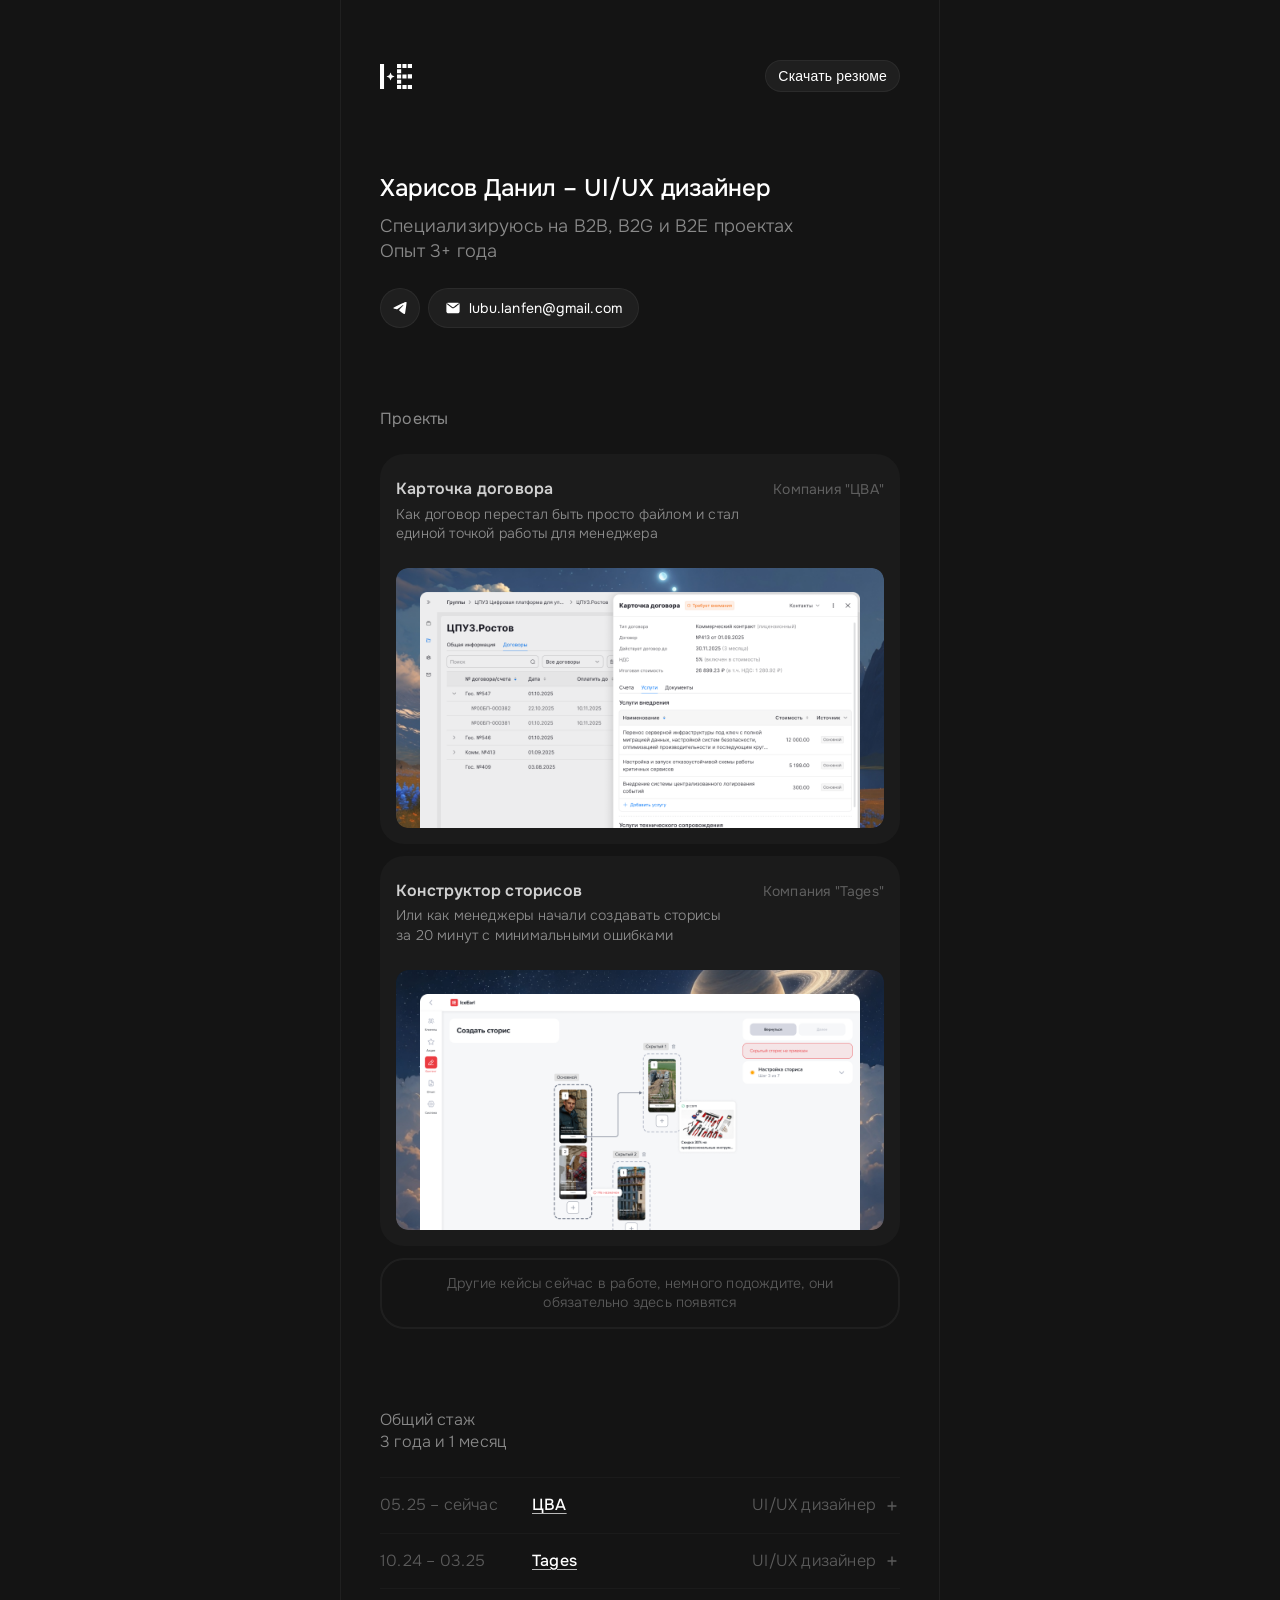
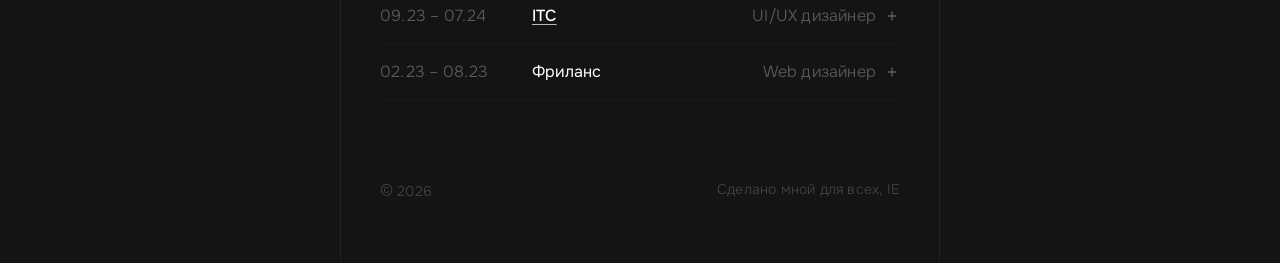
<file: index.html>
<!doctype html>
<html lang="ru">
  <head>
    <meta charset="UTF-8" />
    <meta name="viewport" content="width=device-width, initial-scale=1.0" />
    <title>UI/UXarisov</title>
    <link rel="icon" href="src/icons/favicon16.svg" type="image/svg+xml" />
    <link rel="stylesheet" href="styles.css" />
    <link rel="prefetch" href="./story-builder.html" />
    <link rel="prefetch" href="./agreement-card.html" />
  </head>
  <body class="page">
    <main class="main">
      <header class="header anim-load anim-delay-1">
        <div class="logo-wrapper">
          <img src="./src/icons/logo.svg" alt="" width="32" height="25" />
        </div>
        <button
          class="back-button back-button--cv"
          id="save-file-button"
          type="button"
          data-download-url="./src/files/cv-kharisov.pdf"
          data-download-name="cv-kharisov.pdf"
          aria-label="CV"
        >
          <span class="back-button-text cv-text">Скачать резюме</span>
        </button>
      </header>
      
      <div class="home anim-load anim-delay-2">
        <div class="home__title">Харисов Данил – UI/UX дизайнер</div>
        <div class="home__subtitle">
          Специализируюсь на B2B, B2G и B2E проектах<br />Опыт 3+ года
        </div>
        <div class="home__contacts">
          <a
            class="contact-button contact-button--icon"
            href="https://t.me/Evillazy"
            target="_blank"
            rel="noopener noreferrer"
            aria-label="Telegram"
          >
            <img src="src/icons/tg.svg" alt="" width="16" height="16" />
          </a>
          <button
            id="copy-email"
            type="button"
            class="contact-button"
            title="Скопировать email"
            aria-label="Скопировать lubu.lanfen@gmail.com в буфер обмена"
          >
            <span class="link-button-icon">
              <img src="src/icons/mail.svg" alt="" width="16" height="16" />
            </span>
            <span class="link-button-text">lubu.lanfen@gmail.com</span>
          </button>
        </div>
      </div>

      <div class="projects anim-load anim-delay-3">
        <div class="projects__title">Проекты</div>
        <div class="projects__list">

          <a href="./agreement-card.html" class="project-card">
            <div class="project-card__header">
              <div class="project-card__content">
                <div class="project-card__title">Карточка договора</div>
                <div class="project-card__subtitle">Как договор перестал быть просто файлом и стал единой точкой работы для менеджера</div>
              </div>
              <div class="project-card__tag">Компания "ЦВА"</div>
            </div>
            <div class="project-card__image" style="background-image: url('./src/img/d-preview.png');"></div>
          </a>

          <a href="./story-builder.html" class="project-card">
            <div class="project-card__header">
              <div class="project-card__content">
                <div class="project-card__title">Конструктор сторисов</div>
                <div class="project-card__subtitle">Или как менеджеры начали создавать сторисы за 20 минут с минимальными ошибками</div>
              </div>
              <div class="project-card__tag">Компания "Tages"</div>
            </div>
            <div class="project-card__image" style="background-image: url('./src/img/s-preview.png');"></div>
          </a>

          <div class="project-card project-card--more">
            <div class="project-card__more-text">Другие кейсы сейчас в работе, немного подождите, они обязательно здесь появятся</div>
          </div>
        </div>
      </div>

      <svg class="svg-sprite" aria-hidden="true" focusable="false">
        <symbol id="icon-work-list-toggle" viewBox="0 0 16 16" fill="none">
          <path
            d="M4 8H8M8 8H12M8 8V12M8 8V4"
            stroke="currentColor"
            stroke-width="1.33333"
            stroke-linecap="round"
            stroke-linejoin="round"
          />
        </symbol>
      </svg>

      <section class="work-list anim-load anim-delay-4">
        <div class="work-list__title">
          <div class="work-list__title-text">
            Общий стаж<br />3 года и 1 месяц
          </div>
        </div>
        <div class="work-list__item" collapsed="yes">
          <div class="work-list__item-header">
            <div class="work-list__left-side">
              <div class="work-list__date">05.25 – сейчас</div>
              <a
                class="work-list__company work-list__company-link"
                href="https://digitalva.org/about"
                target="_blank"
                rel="noopener noreferrer"
                referrerpolicy="no-referrer"
                >ЦВА</a
              >
            </div>
            <div class="work-list__action">
              <div class="work-list__position">
                UI/UX <span class="work-list__position-suffix">дизайнер</span>
              </div>
              <button
                class="work-list__toggle"
                type="button"
                aria-label="Развернуть/свернуть"
              >
                <svg width="16" height="16" aria-hidden="true">
                  <use href="#icon-work-list-toggle" />
                </svg>
              </button>
            </div>
          </div>
          <div class="work-list__item-content">
            <div class="work-list__description">
              <div class="work-list__description-item">- проектирование B2B-интерфейсов для систем виртуализации, мониторинга и внутренних сервисов B2E;</div>
              <div class="work-list__description-item">- анализ метрик ATHT, FRT и ASAT;</div>
              <div class="work-list__description-item">- переработка интерфейса мониторинговой системы на базе Zabbix. Решение прошло проверку Минцифры и вошло в лицензированный отечественный продукт;</div>
              <div class="work-list__description-item">- проектирование концепта единой точки работы с договором и связанными сущностями в портале с интеграцией 1С;</div>
              <div class="work-list__description-item">- проведение исследования конкурентнов, интервью для поиска феноменов и инсайтов;</div>
              <div class="work-list__description-item">- организация и проведение A/B-тестирования гипотез по оптимизации интерфейса и функционала платформы, что позволило дополнительно привлечь новых клиентов;</div>
              <div class="work-list__description-item">- сократил цикл согласования договоров на 40%, а также снизил количество ошибок ввода данных на 17%;</div>
              <div class="work-list__description-item">- собирал data model для дальнейшей передачи в разработку;</div>
              <div class="work-list__description-item">- проверял решения на прототипах и дорабатывал их итеративно на основе обратной связи пользователей</div>
            </div>
          </div>
        </div>
        <div class="work-list__item" collapsed="yes">
          <div class="work-list__item-header">
            <div class="work-list__left-side">
              <div class="work-list__date">10.24 – 03.25</div>
              <a
                class="work-list__company work-list__company-link"
                href="https://tages.ru/"
                target="_blank"
                rel="noopener noreferrer"
                referrerpolicy="no-referrer"
                >Tages</a
              >
            </div>
            <div class="work-list__action">
              <div class="work-list__position">
                UI/UX <span class="work-list__position-suffix">дизайнер</span>
              </div>
              <button
                class="work-list__toggle"
                type="button"
                aria-label="Развернуть/свернуть"
              >
                <svg width="16" height="16" aria-hidden="true">
                  <use href="#icon-work-list-toggle" />
                </svg>
              </button>
            </div>
          </div>
          <div class="work-list__item-content">
            <div class="work-list__description">
              <div class="work-list__description-item">- проектировал B2B-интерфейсы для мобильного приложения закупок и web-конструктора сторисов;</div>
              <div class="work-list__description-item">- проводил юзабилити-тестирование и конкурентный анализ, описывал job story, сценарии и приоритизировал гипотезы по ICE;</div>
              <div class="work-list__description-item">- проектировал глобальный вид сценария для сторисов с вложенными переходами;</div>
              <div class="work-list__description-item">- после внедрения среднее время выполнения сложного сценария сократилось с 25 минут до 20:16;</div>
              <div class="work-list__description-item">- доля ошибочных линковок и кнопок без перехода снизилась с 15% до 2%;</div>
              <div class="work-list__description-item">- результаты подтверждены серией из 7 итераций тестирования с 2 менеджерами</div>
            </div>
          </div>
        </div>
        <div class="work-list__item" collapsed="yes">
          <div class="work-list__item-header">
            <div class="work-list__left-side">
              <div class="work-list__date">09.23 – 07.24</div>
              <a
                class="work-list__company work-list__company-link"
                href="https://itcodegroup.ru/about"
                target="_blank"
                rel="noopener noreferrer"
                referrerpolicy="no-referrer"
                >ITC</a
              >
            </div>
            <div class="work-list__action">
              <div class="work-list__position">
                UI/UX <span class="work-list__position-suffix">дизайнер</span>
              </div>
              <button
                class="work-list__toggle"
                type="button"
                aria-label="Развернуть/свернуть"
              >
                <svg width="16" height="16" aria-hidden="true">
                  <use href="#icon-work-list-toggle" />
                </svg>
              </button>
            </div>
          </div>
          <div class="work-list__item-content">
            <div class="work-list__description">
              <div class="work-list__description-item">- развивал UI-kit и переводил интерфейсы на компонентный подход;</div>
              <div class="work-list__description-item">- работал с Element+ и готовил интерфейсы под технические ограничения;</div>
              <div class="work-list__description-item">- участвовал в B2G-проектах «103» и «112», а также подготовил интерфейс Proxmox для DevOps-отдела;</div>
              <div class="work-list__description-item">- выстроил взаимодействие с фронтенд-командой через user-flow и сценарии</div>
            </div>
          </div>
        </div>
        <div class="work-list__item" collapsed="yes">
          <div class="work-list__item-header">
            <div class="work-list__left-side">
              <div class="work-list__date">02.23 – 08.23</div>
              Фриланс
            </div>
            <div class="work-list__action">
              <div class="work-list__position">
                Web <span class="work-list__position-suffix">дизайнер</span>
              </div>
              <button
                class="work-list__toggle"
                type="button"
                aria-label="Развернуть/свернуть"
              >
                <svg width="16" height="16" aria-hidden="true">
                  <use href="#icon-work-list-toggle" />
                </svg>
              </button>
            </div>
          </div>
          <div class="work-list__item-content">
            <div class="work-list__description">
              <div class="work-list__description-item">- разрабатывал медицинские онлайн-порталы с учётом специфики медицинской тематики;</div>
              <div class="work-list__description-item">- проектировал интерфейсы для промышленного оборудования нефтегазовой отрасли;</div>
              <div class="work-list__description-item">- создавал промо-сайты премиальных жилых комплексов с акцентом на эстетику и продажи;</div>
              <div class="work-list__description-item">- адаптировал веб-решения под мобильные устройства и планшеты</div>
            </div>
          </div>
        </div>
      </section>

      <div class="footer anim-load anim-delay-5">
        <div class="footer__year">
          <div class="footer__year-sign">©</div>
          <div class="footer__year-value">2026</div>
        </div>
        <div class="footer__note">Сделано мной для всех, IE</div>
      </div>
    </main>
    <script src="script.js"></script>
  </body>
</html>
</file>
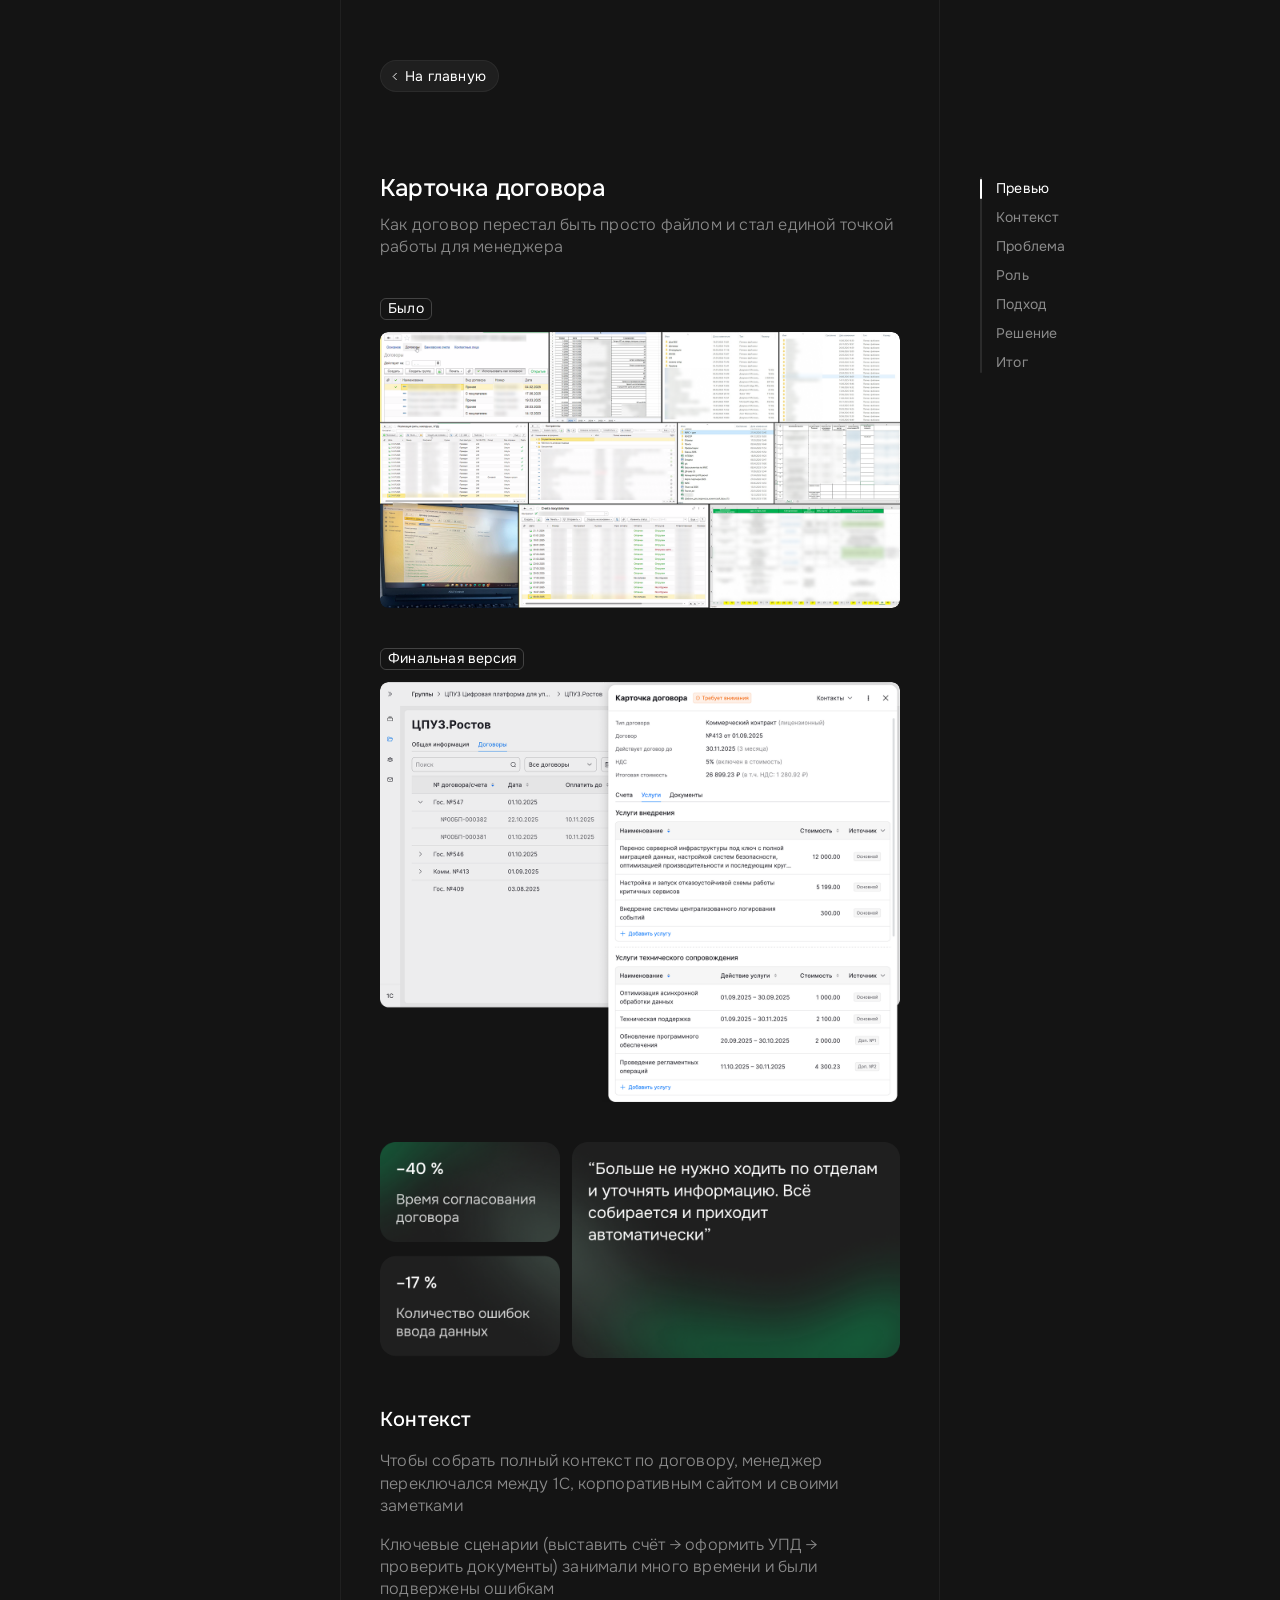
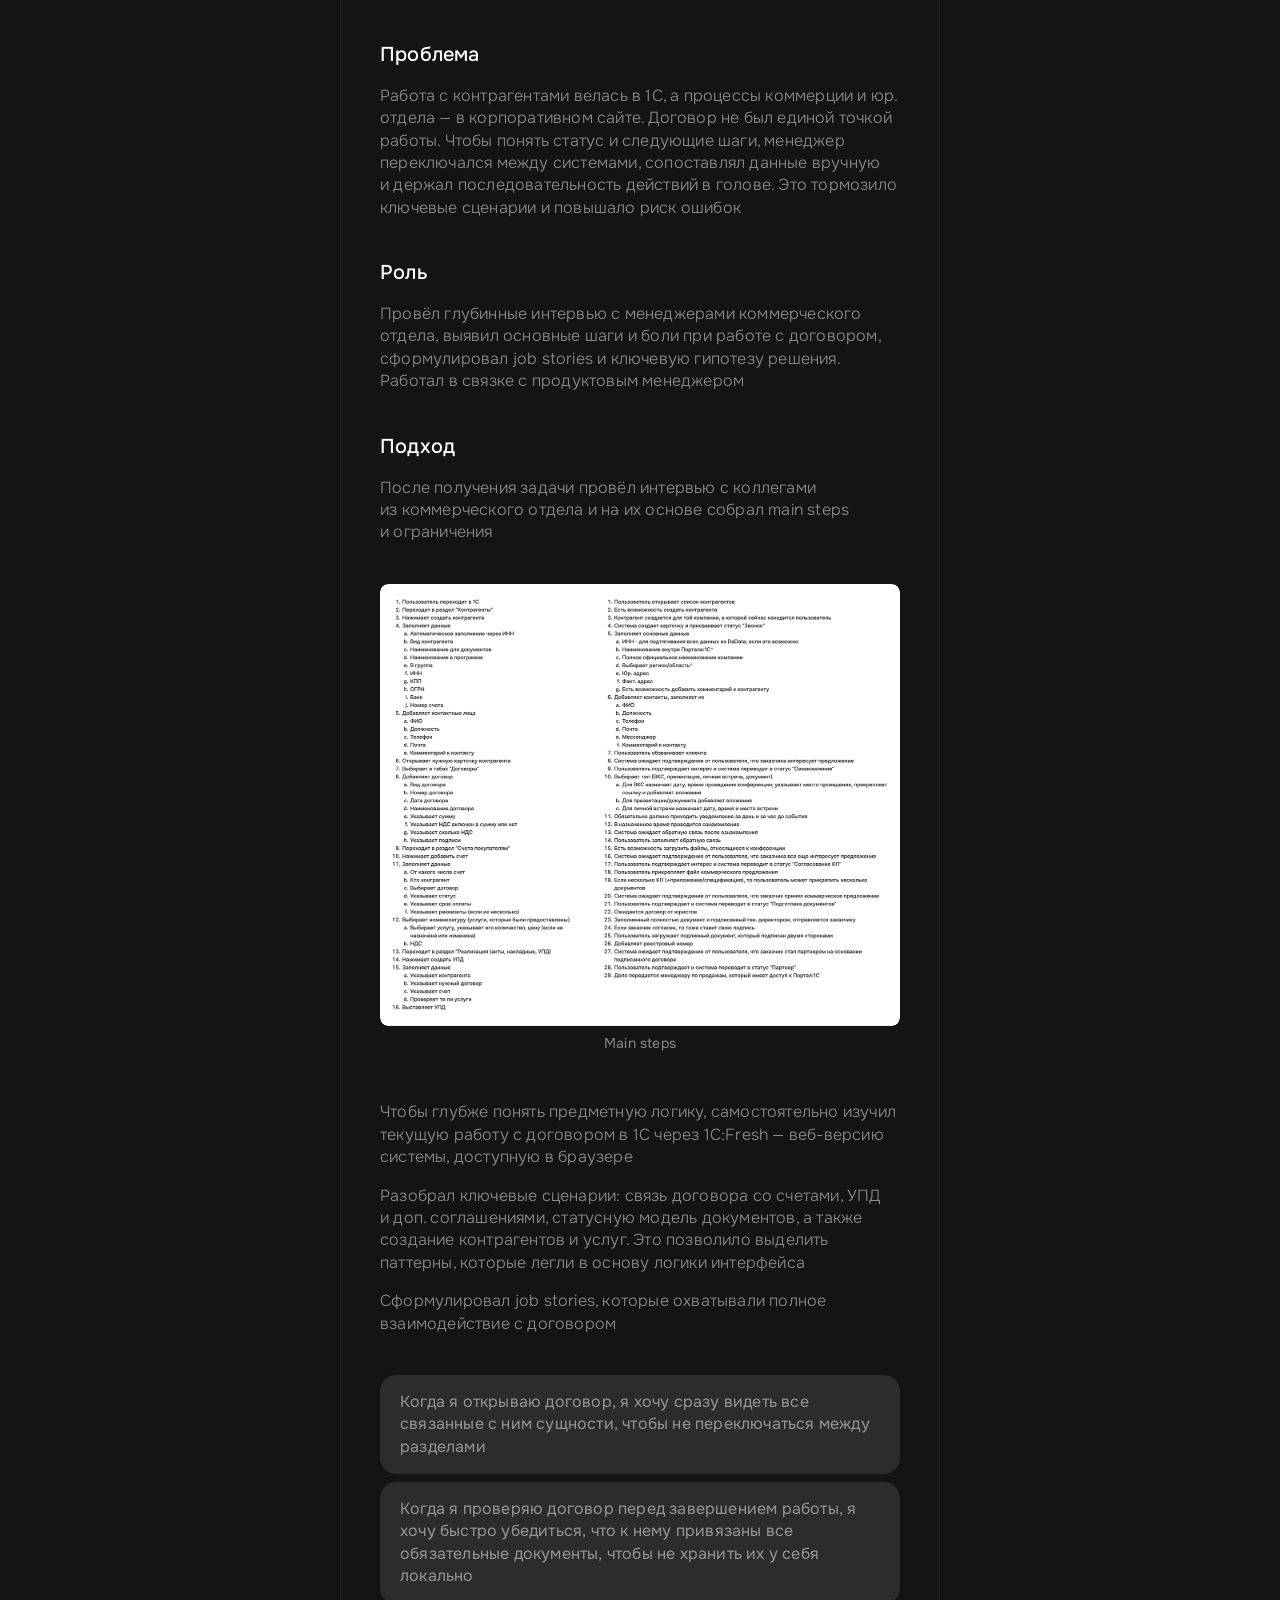
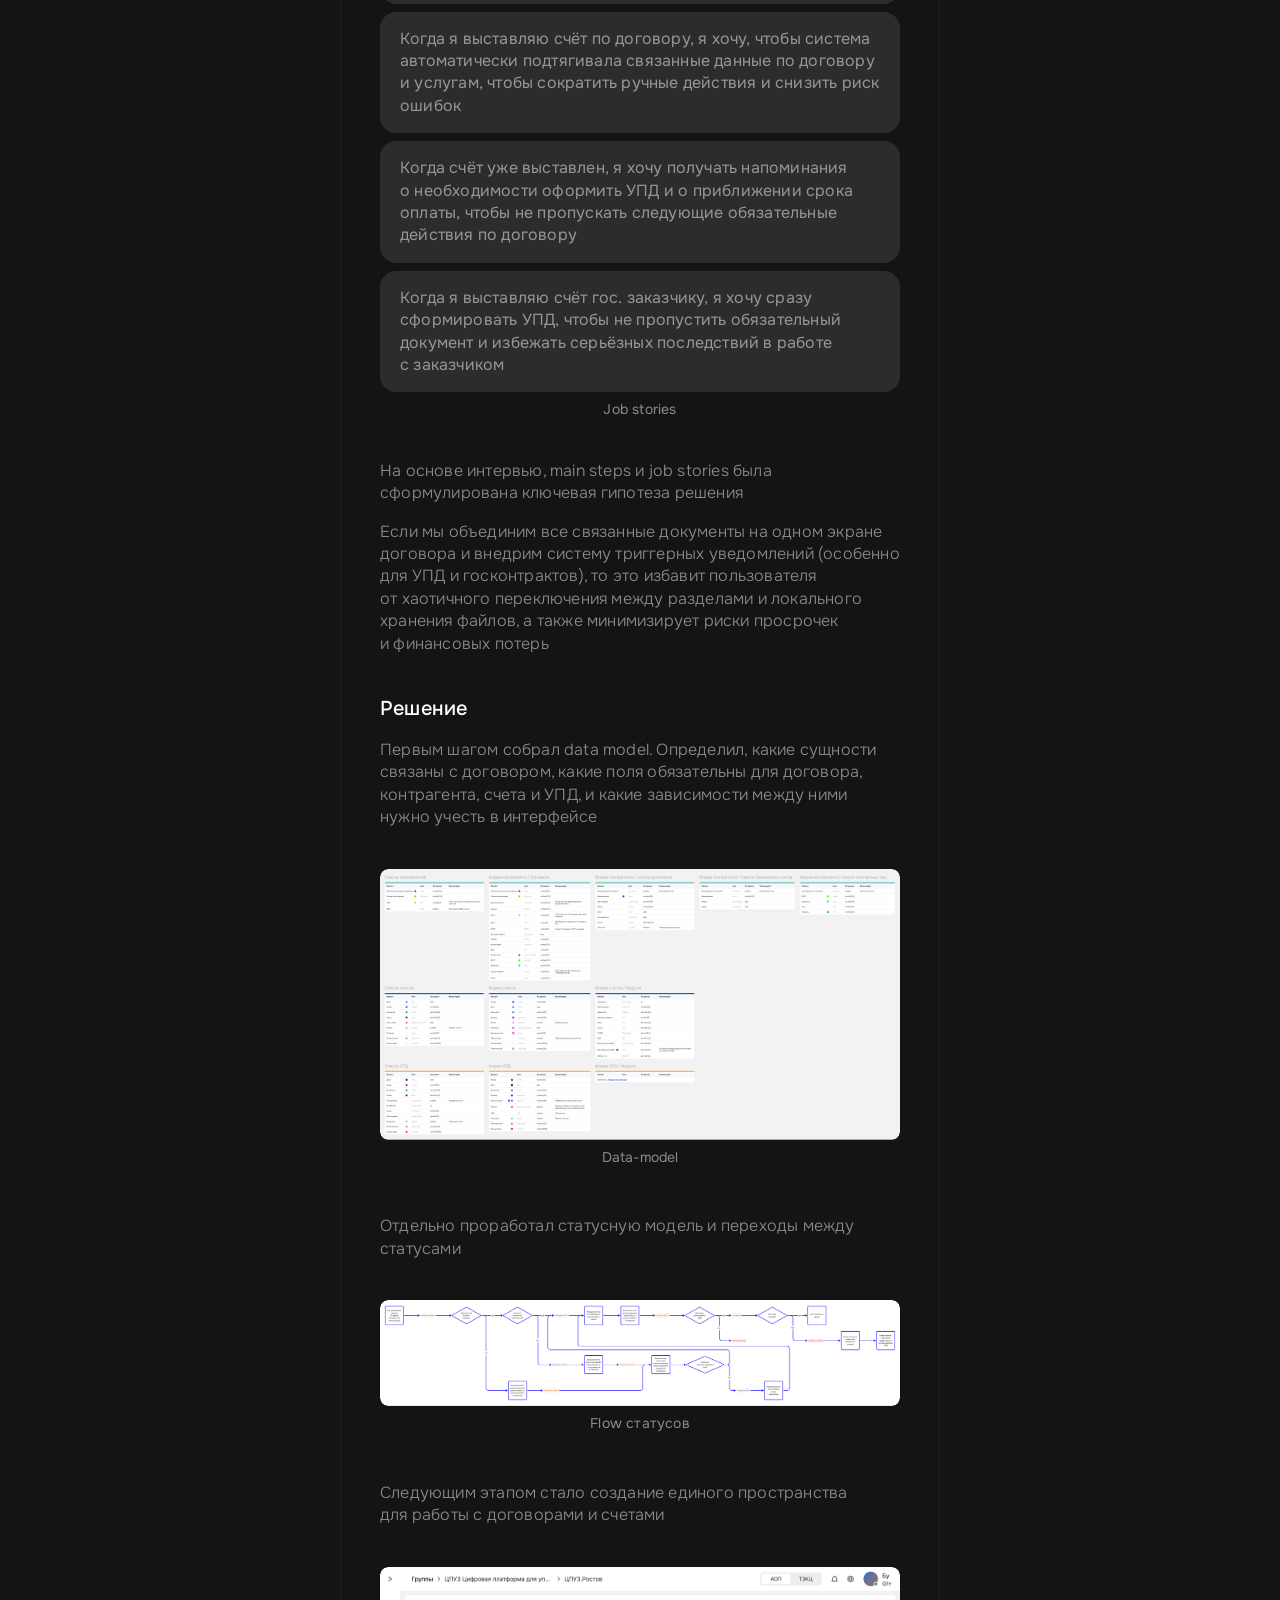
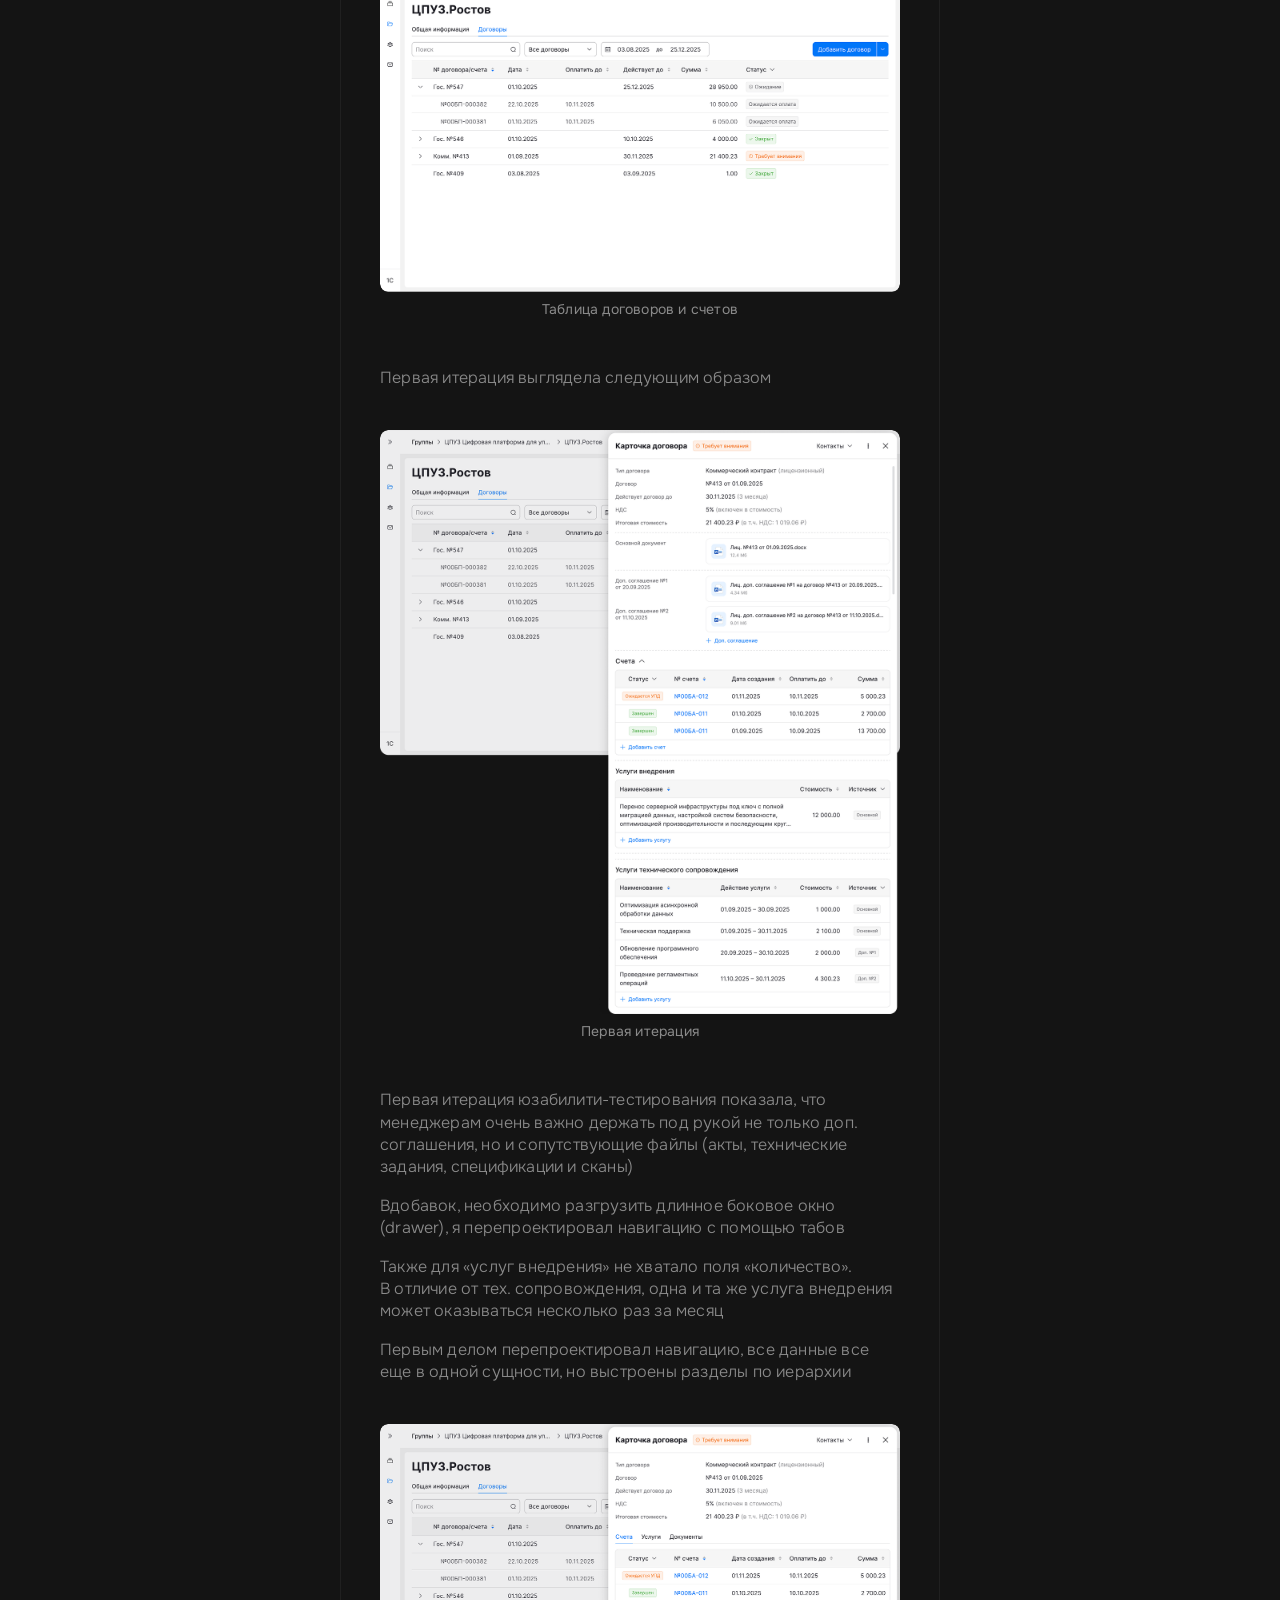
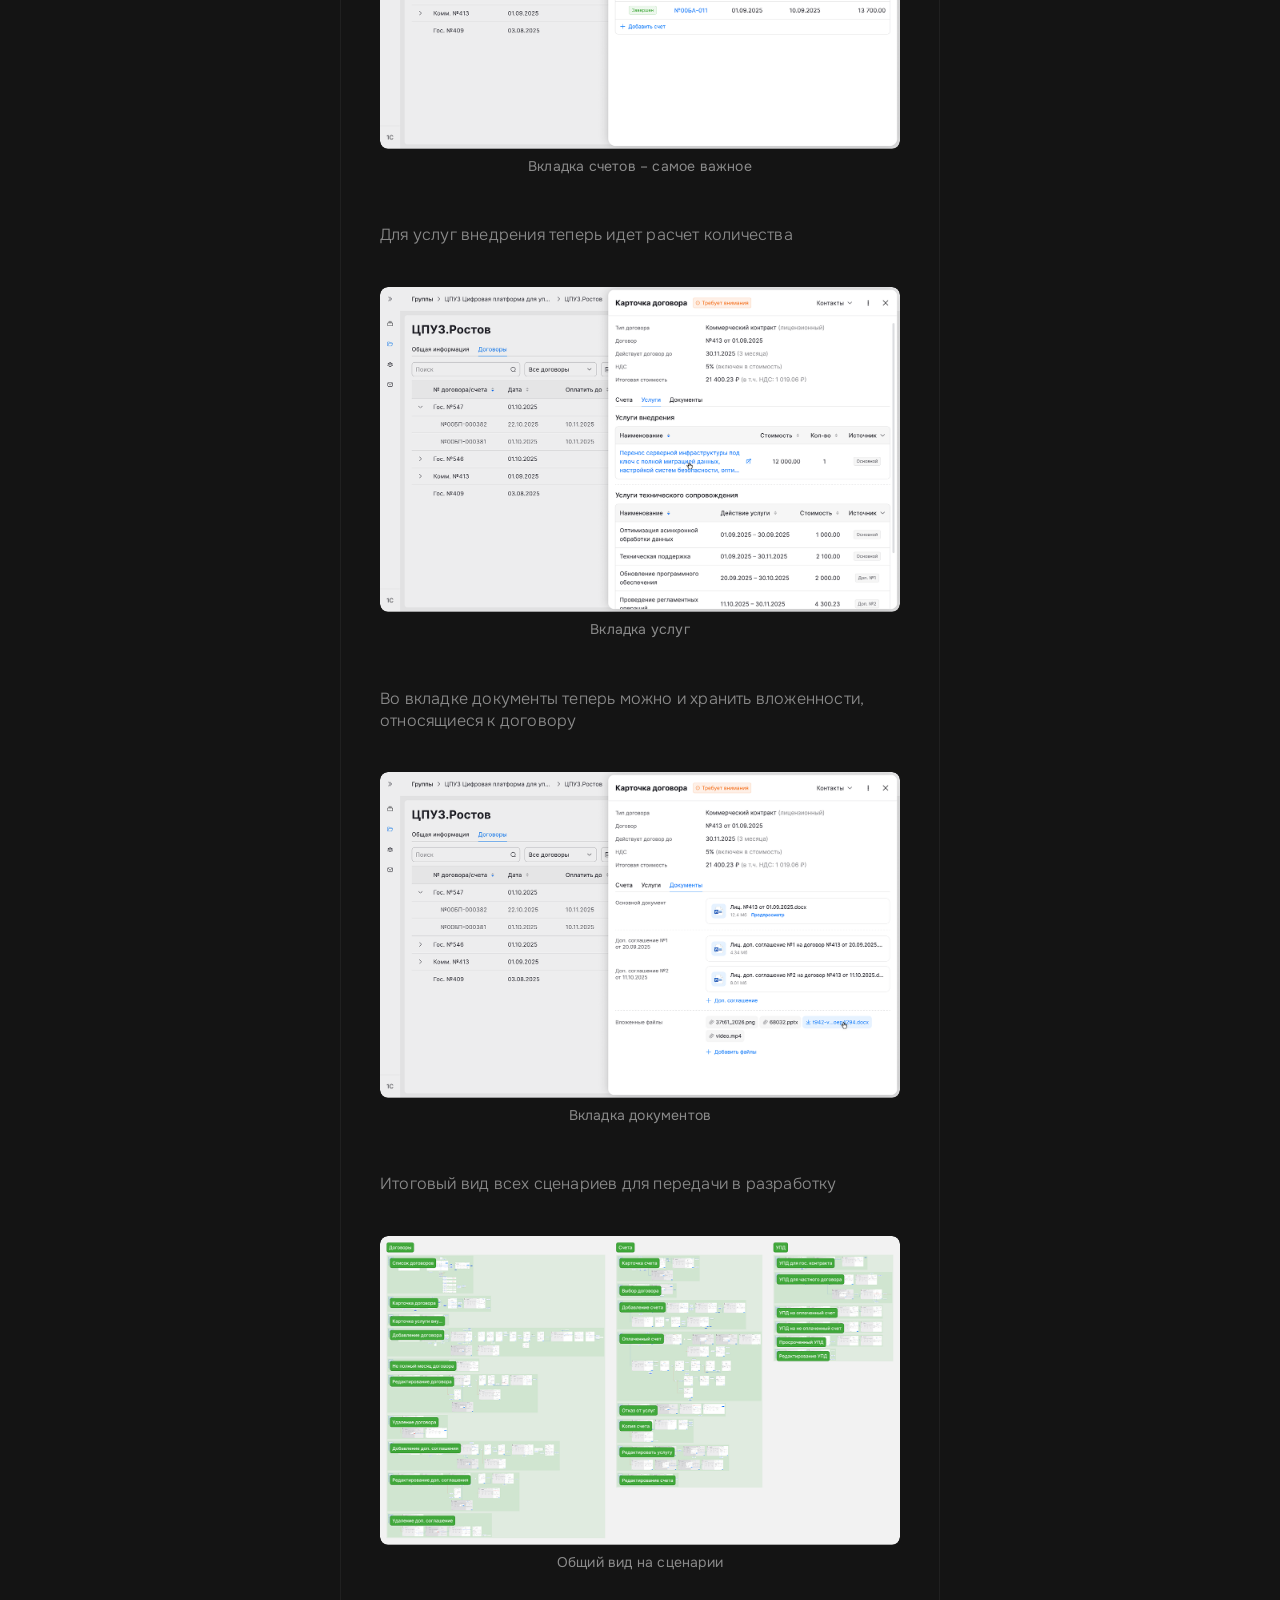
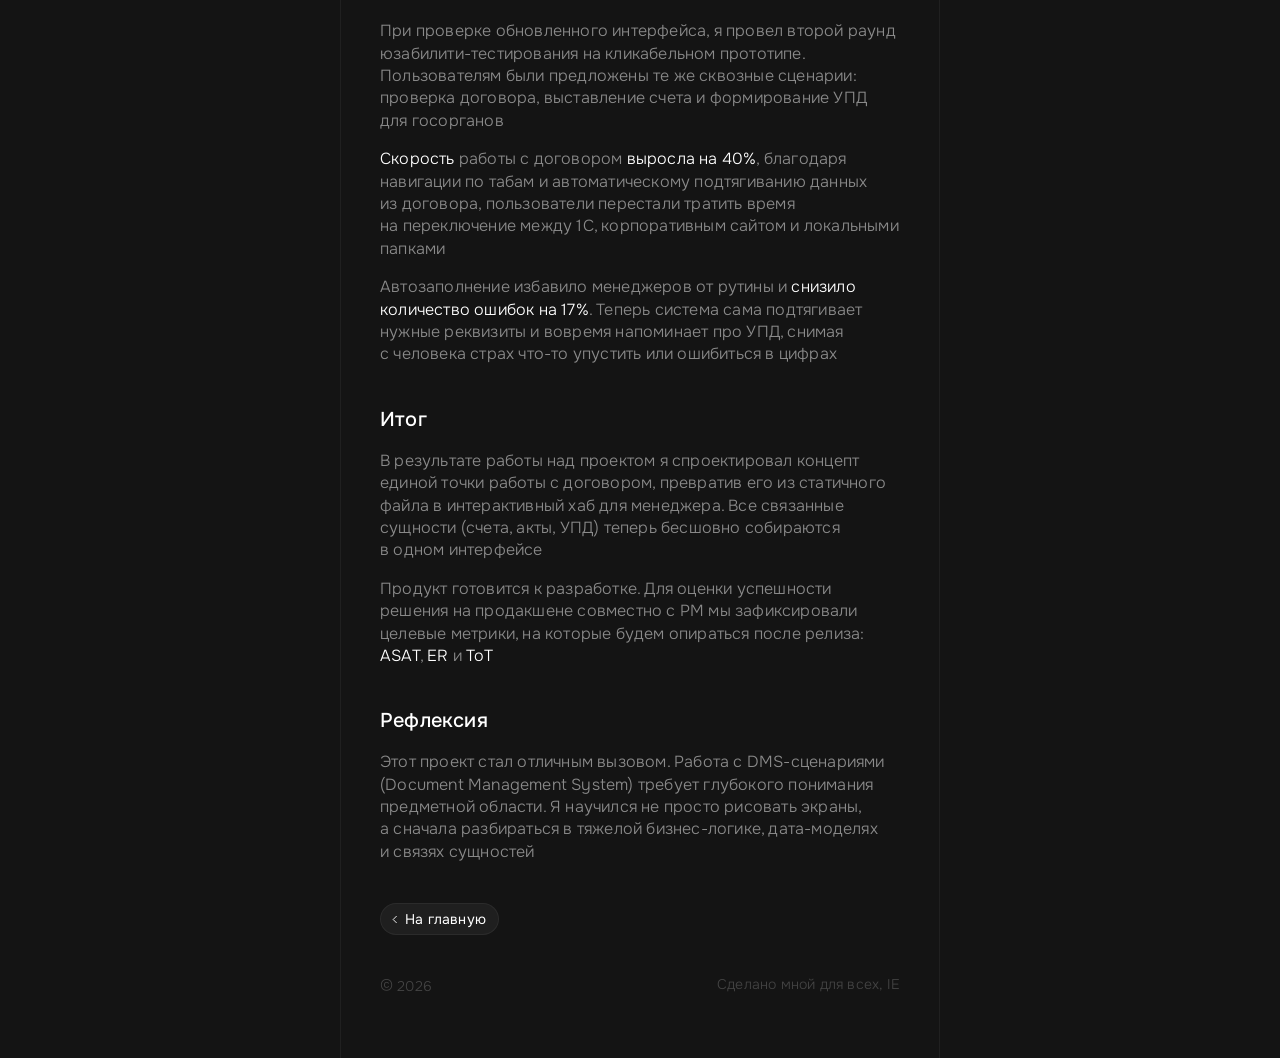
<file: agreement-card.html>
<!doctype html>
<html lang="ru">
  <head>
    <meta charset="UTF-8" />
    <meta name="viewport" content="width=device-width, initial-scale=1.0" />
    <title>Карточка договора</title>
    <link rel="icon" href="src/icons/favicon16.svg" type="image/svg+xml" />
    <link rel="stylesheet" href="styles.css" />
    <link rel="prefetch" href="./index.html" />
  </head>
  <body class="page case-study">
    <main class="main anchor-top" id="agreement-card-top">
      <header class="header anim-load anim-delay-1">
        <a href="./index.html" class="back-button">
          <div class="back-button-icon">
            <img src="./src/icons/back.svg" alt="" width="12" height="12" />
          </div>
          <span class="back-button-text">На главную</span>
        </a>
      </header>
      <div class="story-content anim-load anim-delay-2">
        <h1 class="story-content__title">Карточка договора</h1>
        <p class="story-content__description">Как договор перестал быть просто файлом и стал единой точкой работы для менеджера</p>
      </div>
      <div class="before-after anim-load anim-delay-3">
        <div
          class="image-block image-block--tagged"
          data-full-src="./src/img/d-before@4x.png"
        >
          <div class="image-block__tag">Было</div>
          <div class="image-block__container">
            <img
              class="image-block__image"
              src="./src/img/d-before.png"
              alt=""
              width="520"
              height="276"
              loading="lazy"
              decoding="async"
            >
          </div>
        </div>
        <div
          class="image-block image-block--tagged"
          data-full-src="./src/img/d-after@4x.png"
        >
          <div class="image-block__tag">Финальная версия</div>
          <div class="image-block__container">
            <img
              class="image-block__image"
              src="./src/img/d-after.png"
              alt=""
              width="520"
              height="420"
              loading="lazy"
              decoding="async"
            >
          </div>
        </div>
      </div>
      <div
        class="image-block result anim-load anim-delay-4"
        data-full-src="./src/img/d-result@4x.png"
      >
        <div class="image-block__container">
          <img
            class="image-block__image"
            src="./src/img/d-result.png"
            alt=""
            width="720"
            height="609"
            loading="lazy"
            decoding="async"
          >
        </div>
      </div>
      <section class="story-section anchor-section anim-load anim-delay-5" id="ac-context">
        <h2 class="story-section__title">Контекст</h2>
        <p class="story-section__description">
          Чтобы собрать полный контекст по договору, менеджер переключался между 1C, корпоративным сайтом и своими заметками
        </p>
        <p class="story-section__description">
          Ключевые сценарии (выставить счёт → оформить УПД → проверить документы) занимали много времени и были подвержены ошибкам
        </p>
      </section>
      <section class="story-section anchor-section anim-load anim-delay-6" id="ac-problem">
        <h2 class="story-section__title">Проблема</h2>
        <p class="story-section__description">
          Работа с контрагентами велась в 1C, а процессы коммерции и юр. отдела — в корпоративном сайте. Договор не был единой точкой работы. Чтобы понять статус и следующие шаги, менеджер переключался между системами, сопоставлял данные вручную и держал последовательность действий в голове. Это тормозило ключевые сценарии и повышало риск ошибок
        </p>
      </section>
      <section class="story-section anchor-section anim-load anim-delay-7" id="ac-role">
        <h2 class="story-section__title">Роль</h2>
        <p class="story-section__description">
          Провёл глубинные интервью с менеджерами коммерческого отдела, выявил основные шаги и боли при работе с договором, сформулировал job stories и ключевую гипотезу решения. Работал в связке с продуктовым менеджером
        </p>
      </section>
      <section class="story-section anchor-section" id="ac-approach">
        <h2 class="story-section__title">Подход</h2>
        <p class="story-section__description">
          После получения задачи провёл интервью с коллегами из коммерческого отдела и на их основе собрал main steps и ограничения 
        </p>
      </section>
      <div
        class="image-block"
        data-full-src="./src/img/d-main-steps@4x.png"
      >
        <div class="image-block__container">
          <img
            class="image-block__image"
            src="./src/img/d-main-steps.png"
            alt=""
            width="720"
            height="609"
            loading="lazy"
            decoding="async"
          >
        </div>
        <div class="image-block__caption">Main steps</div>
      </div>
      <section class="story-section">
        <p class="story-section__description">
          Чтобы глубже понять предметную логику, самостоятельно изучил текущую работу с договором в 1С через 1С:Fresh — веб-версию системы, доступную в браузере
        </p>
        <p class="story-section__description">
          Разобрал ключевые сценарии: связь договора со счетами, УПД и доп. соглашениями, статусную модель документов, а также создание контрагентов и услуг. Это позволило выделить паттерны, которые легли в основу логики интерфейса
        </p>
        <p class="story-section__description">
          Сформулировал job stories, которые охватывали полное взаимодействие с договором
        </p>
      </section>
      <div class="job-stories-list">
        <div class="job-stories-list__item">
          <div class="job-stories-list__text">Когда я открываю договор, я хочу сразу видеть все связанные с ним сущности, чтобы не переключаться между разделами</div>
        </div>
        <div class="job-stories-list__item">
          <div class="job-stories-list__text">Когда я проверяю договор перед завершением работы, я хочу быстро убедиться, что к нему привязаны все обязательные документы, чтобы не хранить их у себя локально</div>
        </div>
        <div class="job-stories-list__item">
          <div class="job-stories-list__text">Когда я выставляю счёт по договору, я хочу, чтобы система автоматически подтягивала связанные данные по договору и услугам, чтобы сократить ручные действия и снизить риск ошибок</div>
        </div>
        <div class="job-stories-list__item">
          <div class="job-stories-list__text">Когда счёт уже выставлен, я хочу получать напоминания о необходимости оформить УПД и о приближении срока оплаты, чтобы не пропускать следующие обязательные действия по договору</div>
        </div>
        <div class="job-stories-list__item">
          <div class="job-stories-list__text">Когда я выставляю счёт гос. заказчику, я хочу сразу сформировать УПД, чтобы не пропустить обязательный документ и избежать серьёзных последствий в работе с заказчиком</div>
        </div>
        <div class="job-stories-list__caption">Job stories</div>
      </div>
      <section class="story-section">
        <p class="story-section__description">
          На основе интервью, main steps и job stories была сформулирована ключевая гипотеза решения
        </p>
        <p class="story-section__description">
          Если мы объединим все связанные документы на одном экране договора и внедрим систему триггерных уведомлений (особенно для УПД и госконтрактов), то это избавит пользователя от хаотичного переключения между разделами и локального хранения файлов, а также минимизирует риски просрочек и финансовых потерь
        </p>
      </section>
      <section class="story-section anchor-section" id="ac-solution">
        <h2 class="story-section__title">Решение</h2>
        <p class="story-section__description">
          Первым шагом собрал data model. Определил, какие сущности связаны с договором, какие поля обязательны для договора, контрагента, счета и УПД, и какие зависимости между ними нужно учесть в интерфейсе
        </p>
      </section>
      <div
        class="image-block"
        data-full-src="./src/img/d-data-model@4x.png"
      >
        <div class="image-block__container">
          <img
            class="image-block__image"
            src="./src/img/d-data-model.png"
            alt=""
            width="2760"
            height="1436"
            loading="lazy"
            decoding="async"
          >
        </div>
        <div class="image-block__caption">Data-model</div>
      </div>
      <section class="story-section">
        <p class="story-section__description">
          Отдельно проработал статусную модель и переходы между статусами
        </p>
      </section>
      <div
        class="image-block"
        data-full-src="./src/img/d-flow@4x.png"
      >
        <div class="image-block__container">
          <img
            class="image-block__image"
            src="./src/img/d-flow.png"
            alt=""
            width="720"
            height="146"
            loading="lazy"
            decoding="async"
          >
        </div>
        <div class="image-block__caption">Flow статусов</div>
      </div>
      <section class="story-section">
        <p class="story-section__description">
          Следующим этапом стало создание единого пространства для работы с договорами и счетами
        </p>
      </section>
      <div
        class="image-block"
        data-full-src="./src/img/d-main-table@4x.png"
      >
        <div class="image-block__container">
          <img
            class="image-block__image"
            src="./src/img/d-main-table.png"
            alt=""
            width="720"
            height="450"
            loading="lazy"
            decoding="async"
          >
        </div>
        <div class="image-block__caption">Таблица договоров и счетов</div>
      </div>
      <section class="story-section">
        <p class="story-section__description">
          Первая итерация выглядела следующим образом
        </p>
      </section>
      <div
        class="image-block"
        data-full-src="./src/img/d-first-ver@4x.png"
      >
        <div class="image-block__container">
          <img
            class="image-block__image"
            src="./src/img/d-first-ver.png"
            alt=""
            width="720"
            height="450"
            loading="lazy"
            decoding="async"
          >
        </div>
        <div class="image-block__caption">Первая итерация</div>
      </div>
      <section class="story-section">
        <p class="story-section__description">
          Первая итерация юзабилити-тестирования показала, что менеджерам очень важно держать под рукой не только доп. соглашения, но и сопутствующие файлы (акты, технические задания, спецификации и сканы)
        </p>
        <p class="story-section__description">
          Вдобавок, необходимо разгрузить длинное боковое окно (drawer), я перепроектировал навигацию с помощью табов
        </p>
        <p class="story-section__description">
          Также для «услуг внедрения» не хватало поля «количество». В отличие от тех. сопровождения, одна и та же услуга внедрения может оказываться несколько раз за месяц
        </p>
        <p class="story-section__description">
          Первым делом перепроектировал навигацию, все данные все еще в одной сущности, но выстроены разделы по иерархии
        </p>
      </section>
      <div
        class="image-block"
        data-full-src="./src/img/d-account@4x.png"
      >
        <div class="image-block__container">
          <img
            class="image-block__image"
            src="./src/img/d-account.png"
            alt=""
            width="720"
            height="450"
            loading="lazy"
            decoding="async"
          >
        </div>
        <div class="image-block__caption">Вкладка счетов – самое важное</div>
      </div>
      <section class="story-section">
        <p class="story-section__description">
          Для услуг внедрения теперь идет расчет количества
        </p>
      </section>
      <div
        class="image-block"
        data-full-src="./src/img/d-services@4x.png"
      >
        <div class="image-block__container">
          <img
            class="image-block__image"
            src="./src/img/d-services.png"
            alt=""
            width="720"
            height="450"
            loading="lazy"
            decoding="async"
          >
        </div>
        <div class="image-block__caption">Вкладка услуг</div>
      </div>
      <section class="story-section">
        <p class="story-section__description">
          Во вкладке документы теперь можно и хранить вложенности, относящиеся к договору
        </p>
      </section>
      <div
        class="image-block"
        data-full-src="./src/img/d-files@4x.png"
      >
        <div class="image-block__container">
          <img
            class="image-block__image"
            src="./src/img/d-files.png"
            alt=""
            width="720"
            height="450"
            loading="lazy"
            decoding="async"
          >
        </div>
        <div class="image-block__caption">Вкладка документов</div>
      </div>
      <section class="story-section">
        <p class="story-section__description">
          Итоговый вид всех сценариев для передачи в разработку
        </p>
      </section>
      <div
        class="image-block"
        data-full-src="./src/img/d-overview@4x.png"
      >
        <div class="image-block__container">
          <img
            class="image-block__image"
            src="./src/img/d-overview.png"
            alt=""
            width="720"
            height="450"
            loading="lazy"
            decoding="async"
          >
        </div>
        <div class="image-block__caption">Общий вид на сценарии</div>
      </div>
      <section class="story-section">
        <p class="story-section__description">
          При проверке обновленного интерфейса, я провел второй раунд юзабилити-тестирования на кликабельном прототипе. Пользователям были предложены те же сквозные сценарии: проверка договора, выставление счета и формирование УПД для госорганов
        </p>
        <p class="story-section__description">
          <span class="white-selection">Скорость</span> работы с договором <span class="white-selection">выросла на 40%</span>, благодаря навигации по табам и автоматическому подтягиванию данных из договора, пользователи перестали тратить время на переключение между 1С, корпоративным сайтом и локальными папками
        </p>
        <p class="story-section__description">
          Автозаполнение избавило менеджеров от рутины и <span class="white-selection">снизило количество ошибок на 17%</span>. Теперь система сама подтягивает нужные реквизиты и вовремя напоминает про УПД, снимая с человека страх что-то упустить или ошибиться в цифрах
        </p>
      </section>
      <section class="story-section anchor-section" id="ac-result">
        <h2 class="story-section__title">Итог</h2>
        <p class="story-section__description">В результате работы над проектом я спроектировал концепт единой точки работы с договором, превратив его из статичного файла в интерактивный хаб для менеджера. Все связанные сущности (счета, акты, УПД) теперь бесшовно собираются в одном интерфейсе</p>
        <p class="story-section__description">Продукт готовится к разработке. Для оценки успешности решения на продакшене совместно с PM мы зафиксировали целевые метрики, на которые будем опираться после релиза: <span class="white-selection">ASAT</span>, <span class="white-selection">ER</span> и <span class="white-selection">ToT</span></p>
      </section>
      <section class="story-section anchor-section" id="ac-reflection">
        <h2 class="story-section__title">Рефлексия</h2>
        <p class="story-section__description">Этот проект стал отличным вызовом. Работа с DMS-сценариями (Document Management System) требует глубокого понимания предметной области. Я научился не просто рисовать экраны, а сначала разбираться в тяжелой бизнес-логике, дата-моделях и связях сущностей</p>
      </section>
      <div class="action-block">
        <a href="./index.html" class="back-button">
          <div class="back-button-icon">
            <img src="./src/icons/back.svg" alt="" width="12" height="12" />
          </div>
          <span class="back-button-text">На главную</span>
        </a>
        <button class="back-button scroll-to-top" type="button">
          <div class="back-button-icon">
            <img src="./src/icons/up.svg" alt="" width="12" height="12" />
          </div>
          <span class="back-button-text">Наверх</span>
        </button>
      </div>
      <div class="footer">
        <div class="footer__year">
          <div class="footer__year-sign">©</div>
          <div class="footer__year-value">2026</div>
        </div>
        <div class="footer__note">Сделано мной для всех, IE</div>
      </div>
    </main>
    <nav
      class="page-anchor anim-load anim-delay-2"
      aria-label="Навигация по разделам"
      data-anchor-nav
    >
      <div class="page-anchor__line" aria-hidden="true"></div>
      <div class="page-anchor__active-line" aria-hidden="true"></div>
      <ul class="page-anchor__list">
        <li class="page-anchor__list-item">
          <a
            href="#agreement-card-top"
            class="page-anchor__item page-anchor__item--active"
            data-anchor-link
            data-target-id="agreement-card-top"
          >Превью</a>
        </li>
        <li class="page-anchor__list-item">
          <a
            href="#ac-context"
            class="page-anchor__item"
            data-anchor-link
            data-target-id="ac-context"
          >Контекст</a>
        </li>
        <li class="page-anchor__list-item">
          <a
            href="#ac-problem"
            class="page-anchor__item"
            data-anchor-link
            data-target-id="ac-problem"
          >Проблема</a>
        </li>
        <li class="page-anchor__list-item">
          <a
            href="#ac-role"
            class="page-anchor__item"
            data-anchor-link
            data-target-id="ac-role"
          >Роль</a>
        </li>
        <li class="page-anchor__list-item">
          <a
            href="#ac-approach"
            class="page-anchor__item"
            data-anchor-link
            data-target-id="ac-approach"
          >Подход</a>
        </li>
        <li class="page-anchor__list-item">
          <a
            href="#ac-solution"
            class="page-anchor__item"
            data-anchor-link
            data-target-id="ac-solution"
          >Решение</a>
        </li>
        <li class="page-anchor__list-item">
          <a
            href="#ac-result"
            class="page-anchor__item"
            data-anchor-link
            data-target-id="ac-result"
          >Итог</a>
        </li>
      </ul>
    </nav>
    <script src="script.js"></script>
  </body>
</html>
</file>
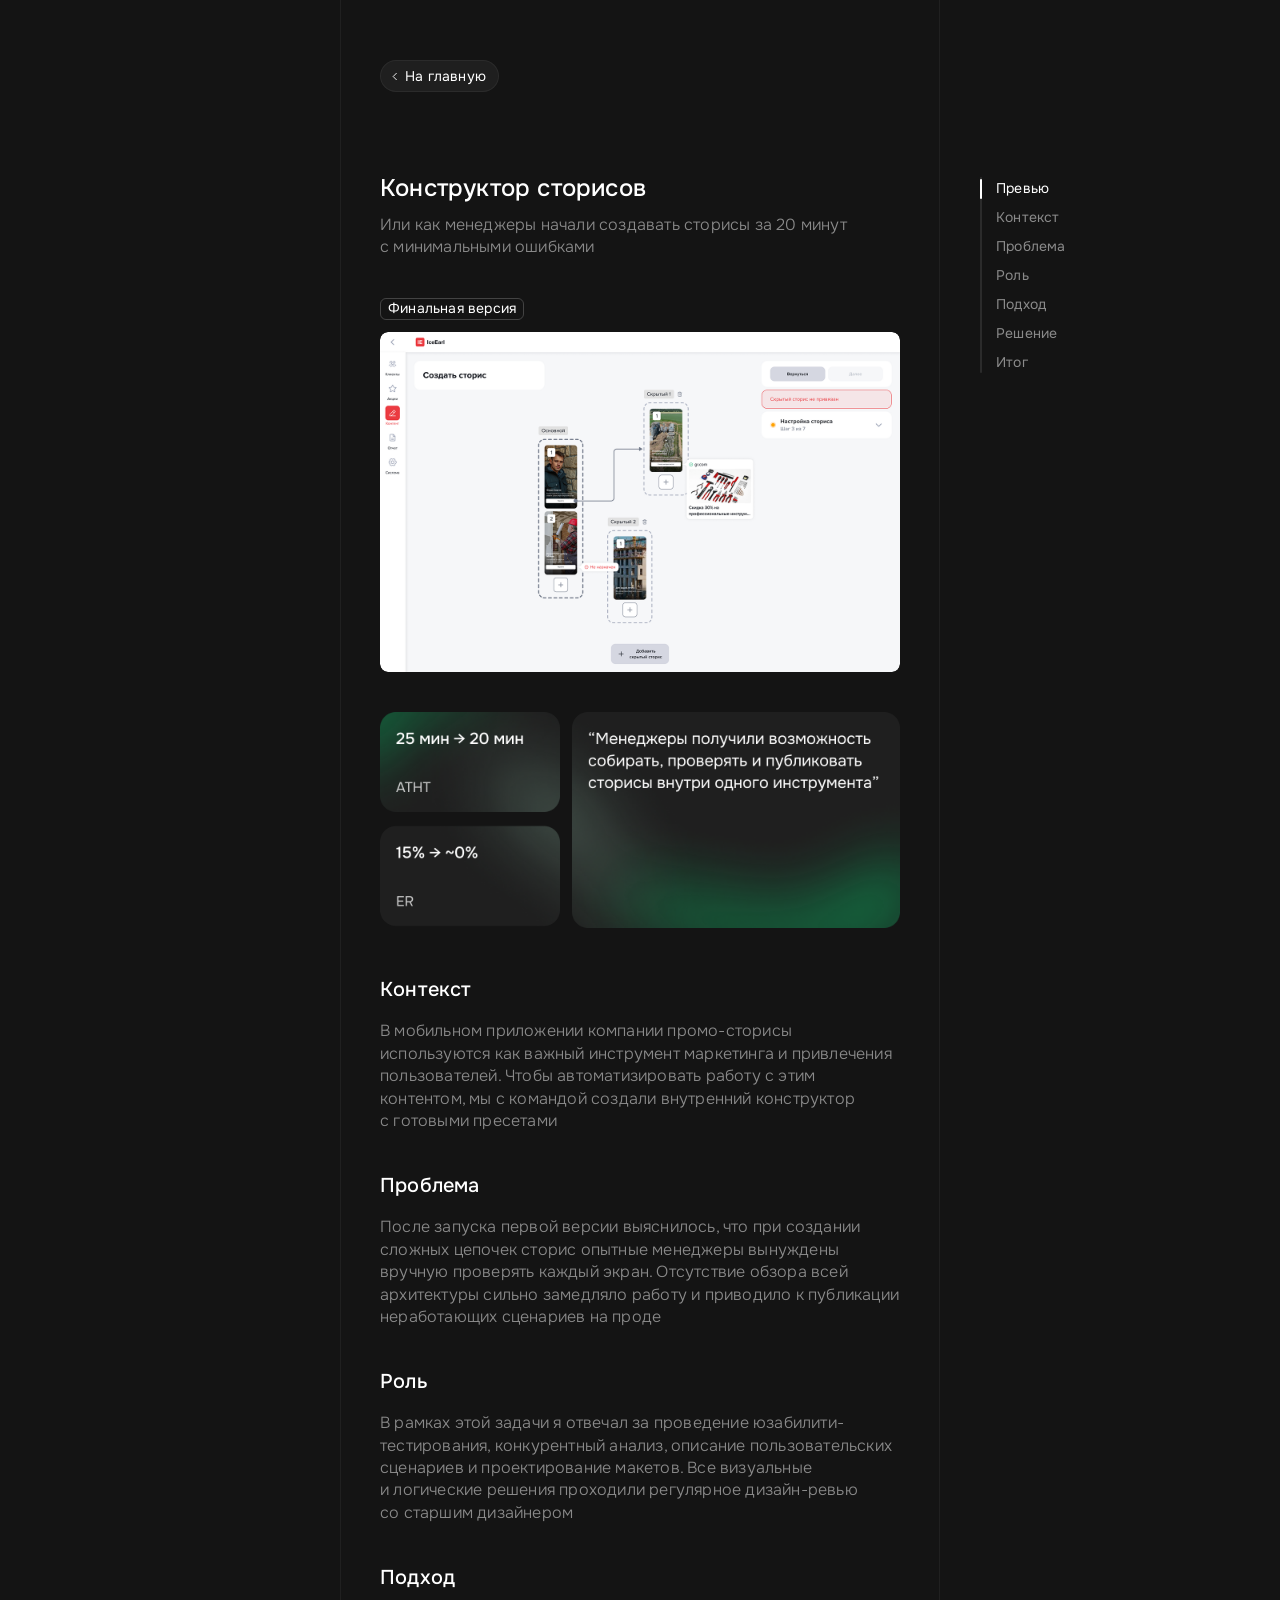
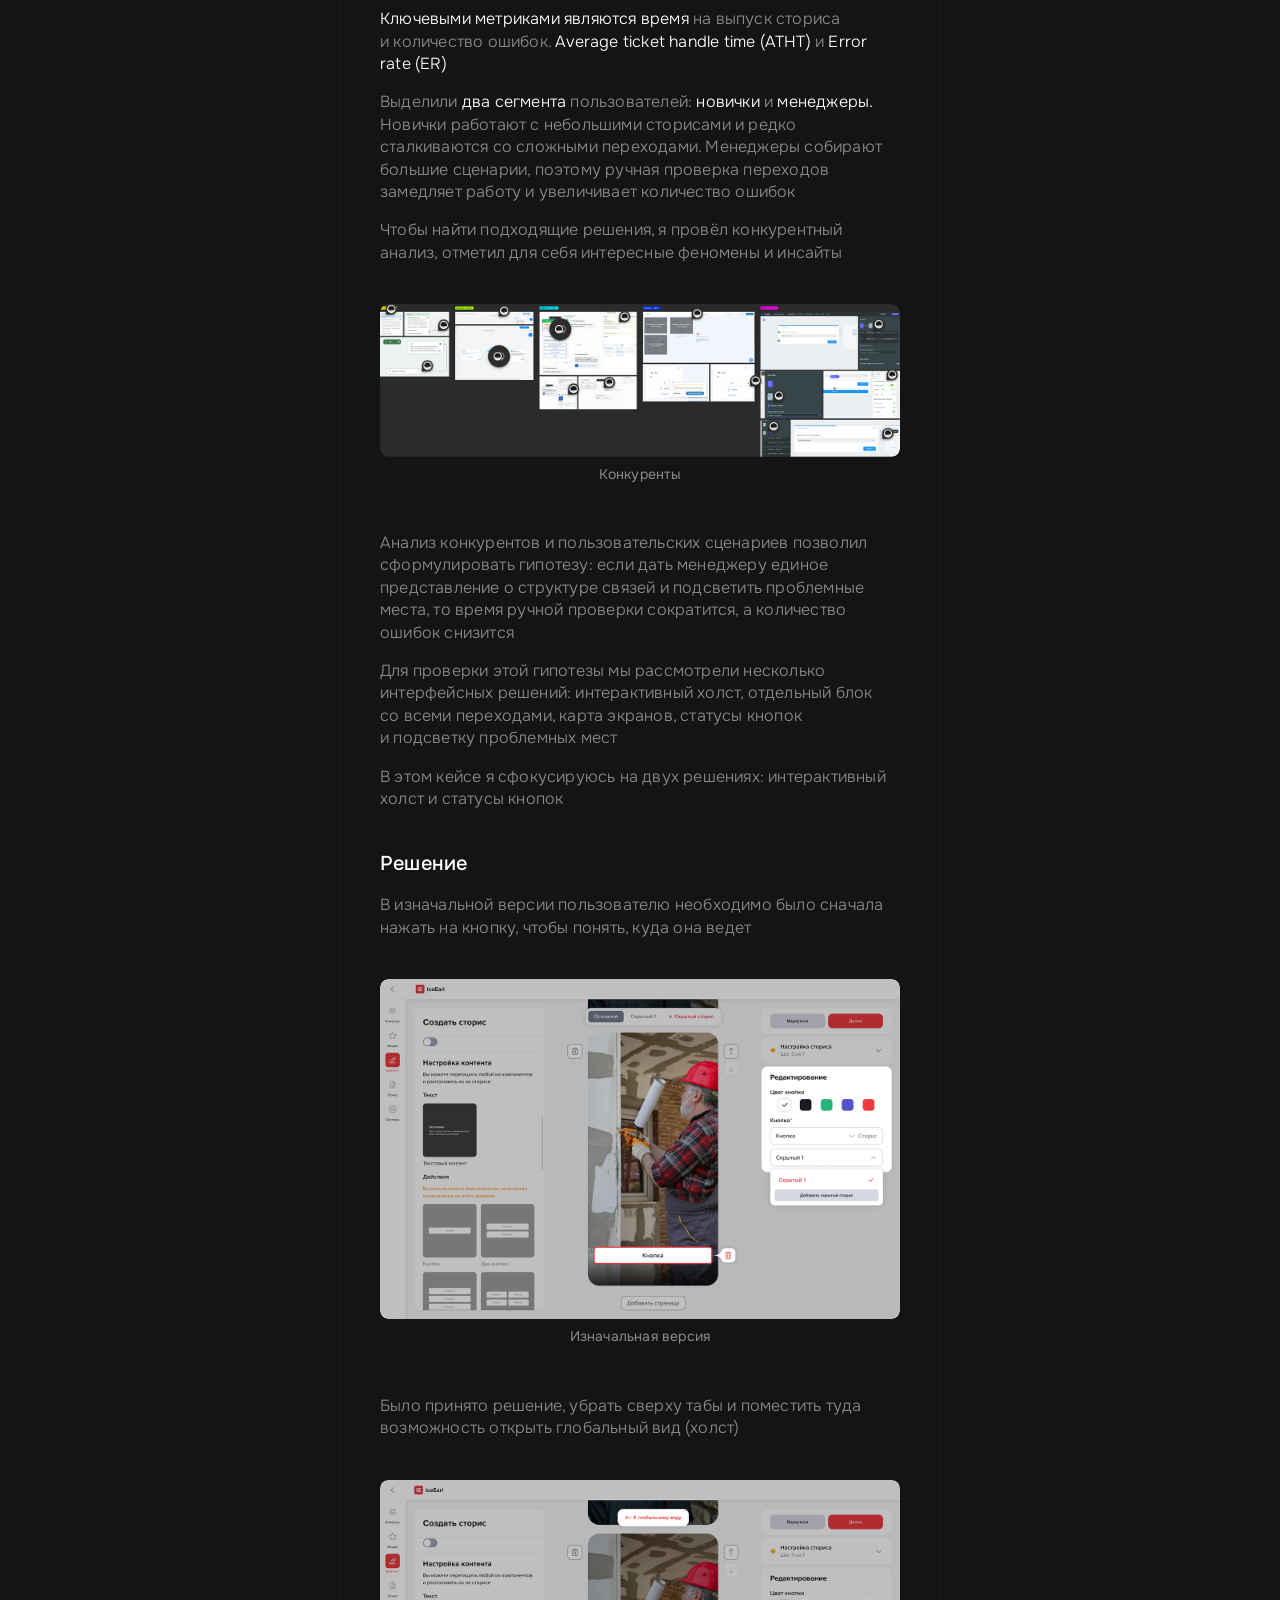
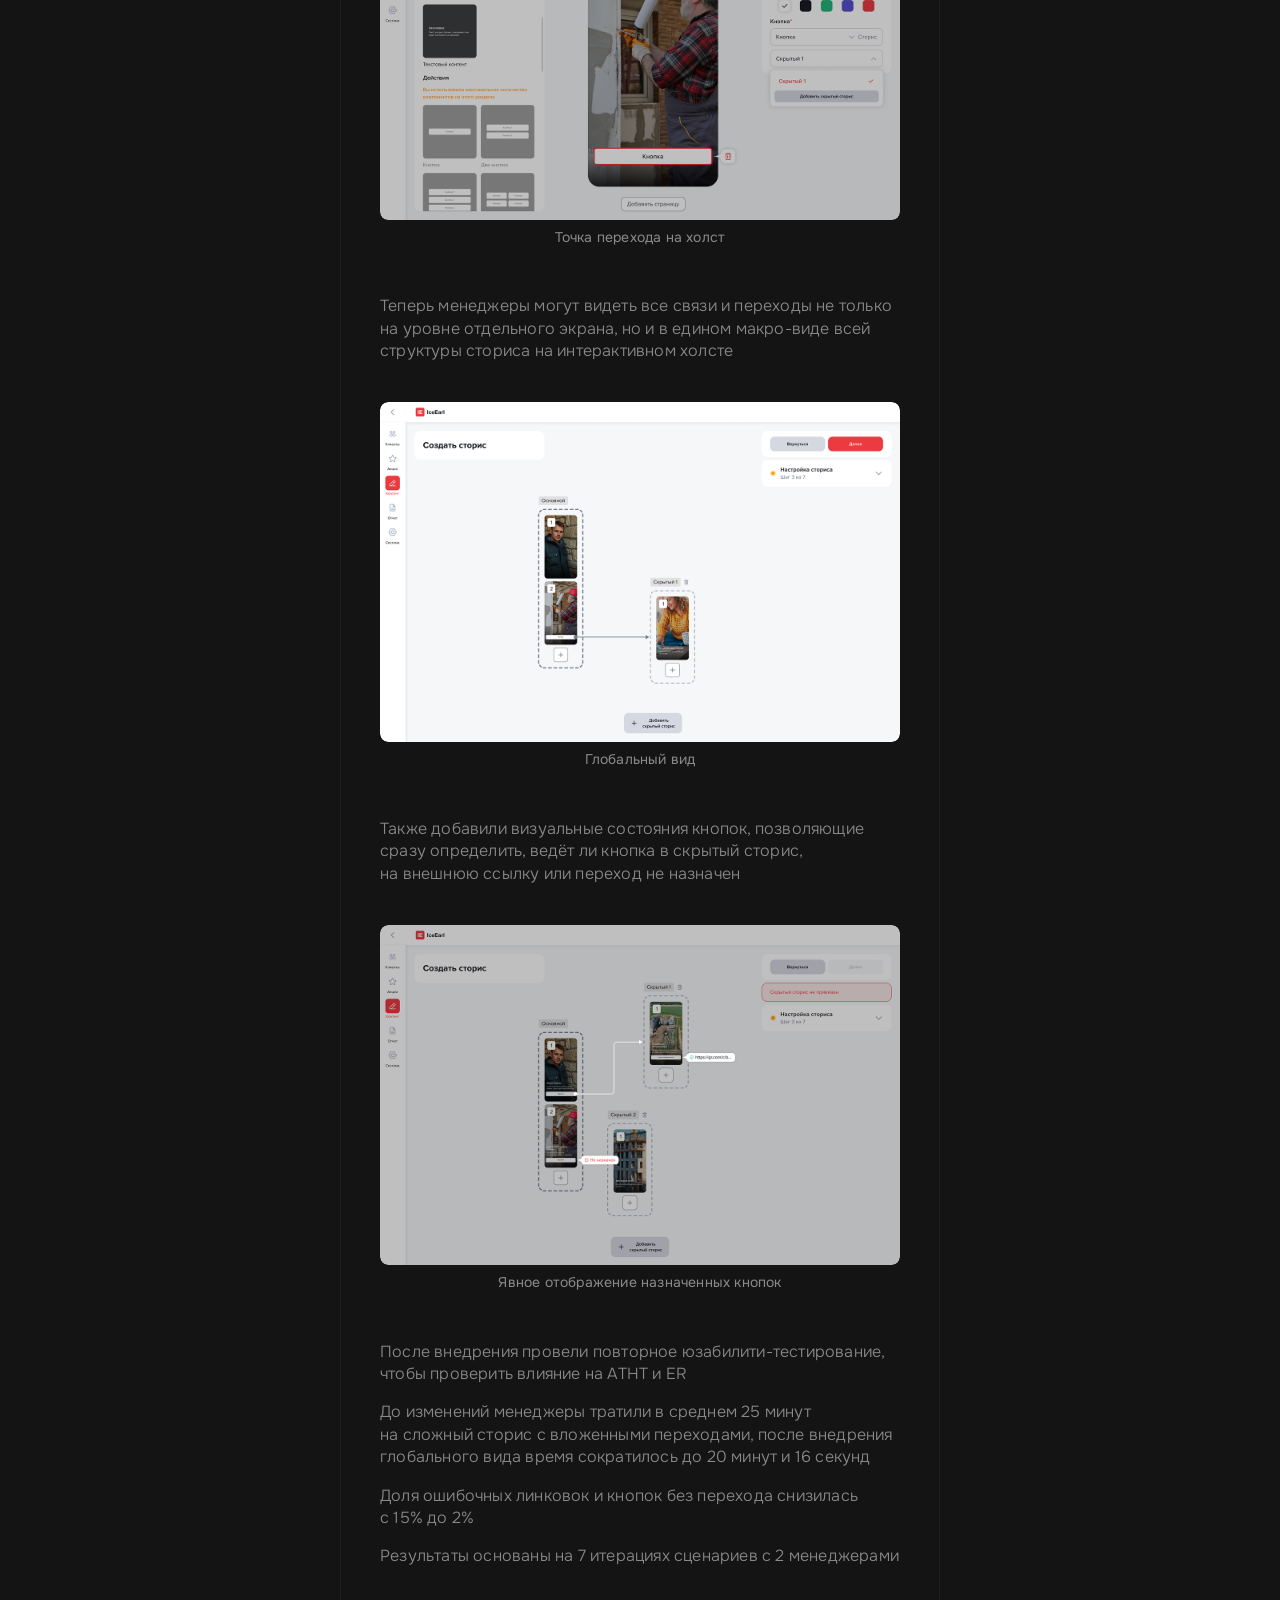
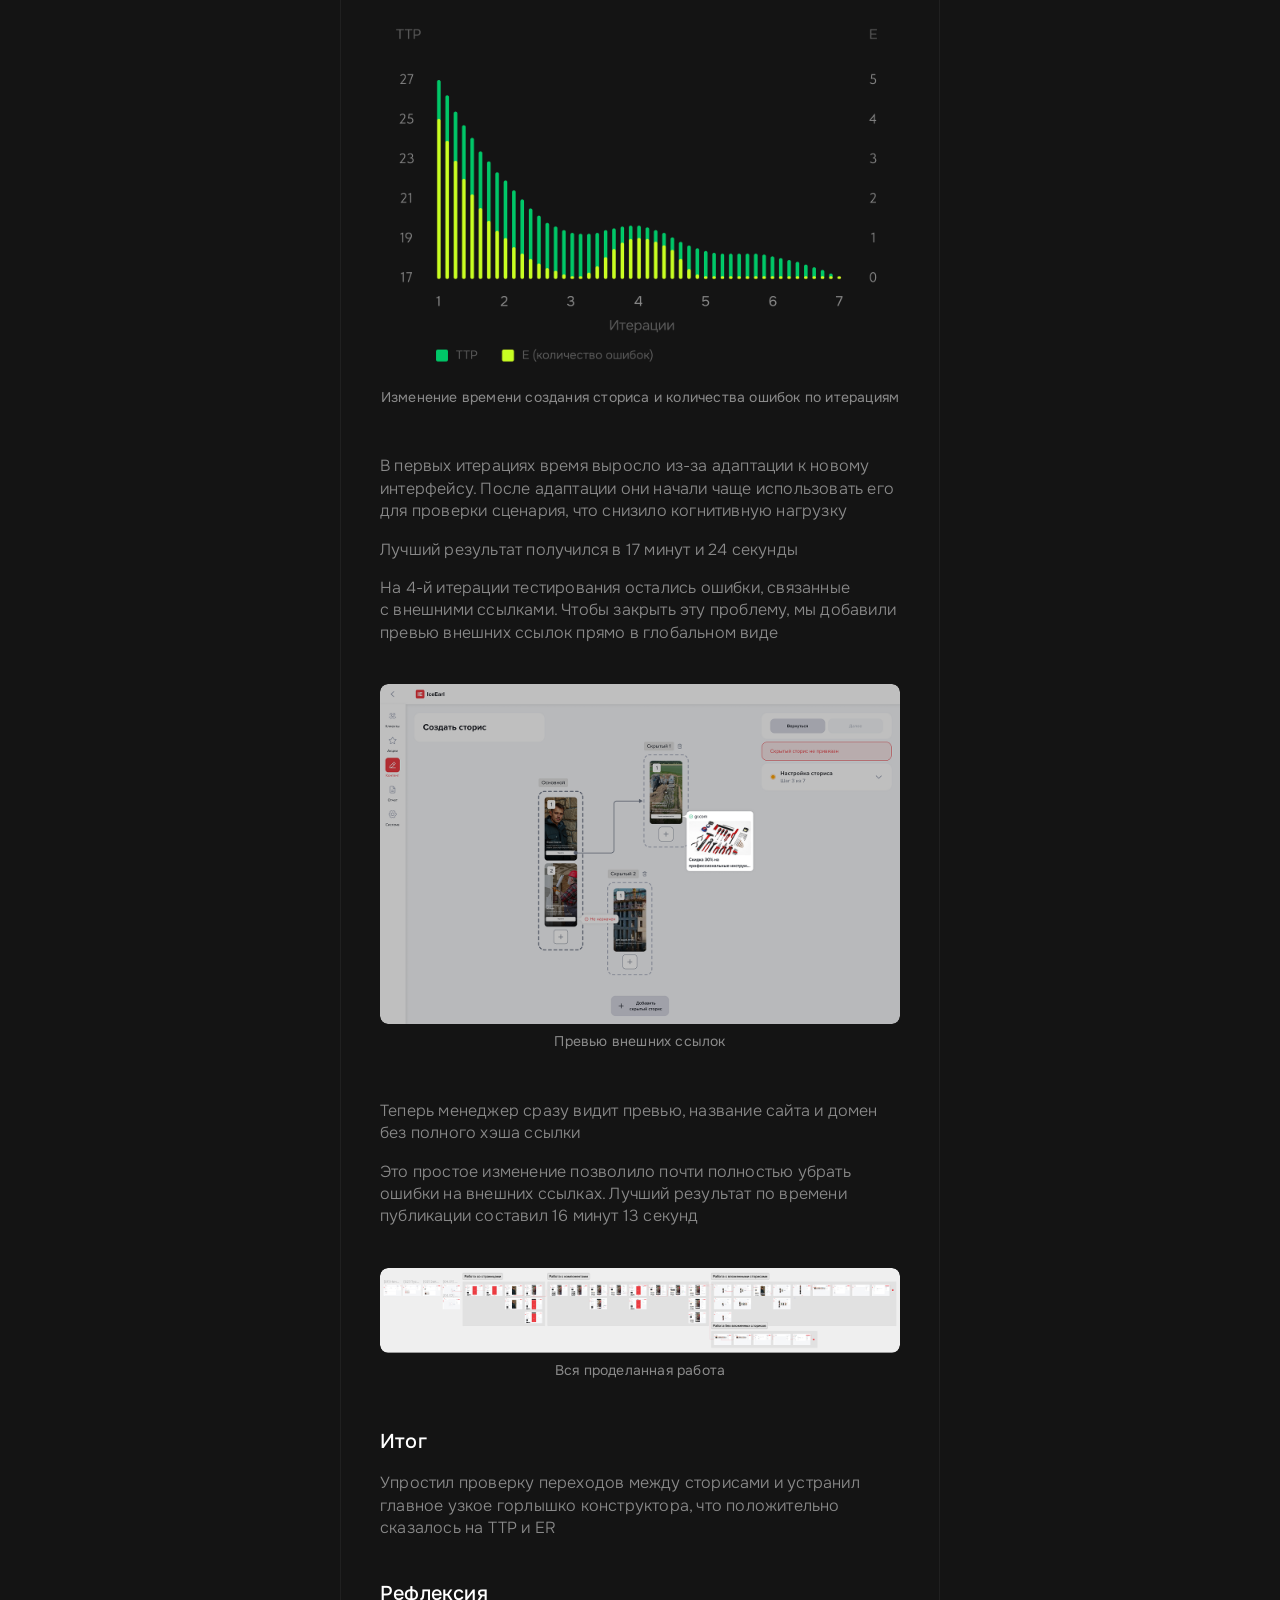
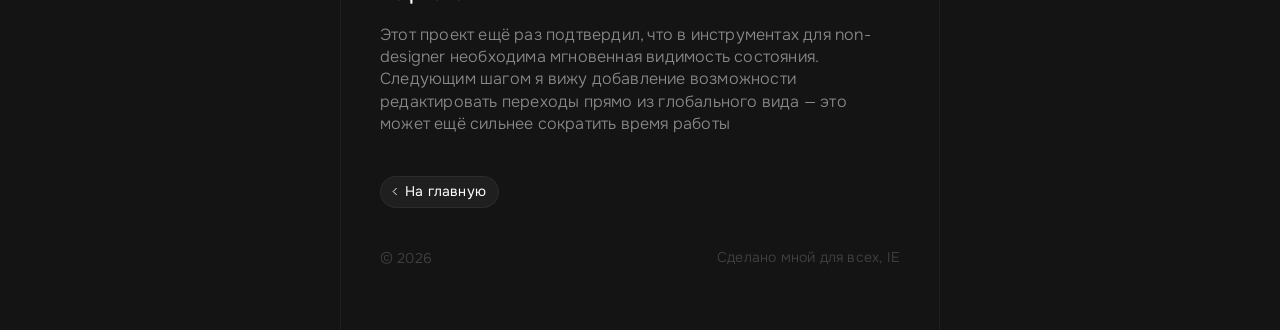
<file: story-builder.html>
<!doctype html>
<html lang="ru">
  <head>
    <meta charset="UTF-8" />
    <meta name="viewport" content="width=device-width, initial-scale=1.0" />
    <title>Конструктор сторисов</title>
    <link rel="icon" href="src/icons/favicon16.svg" type="image/svg+xml" />
    <link rel="stylesheet" href="styles.css" />
    <link rel="prefetch" href="./index.html" />
  </head>
  <body class="page case-study">
    <main class="main anchor-top" id="story-builder-top">
      <header class="header anim-load anim-delay-1">
        <a href="./index.html" class="back-button">
          <div class="back-button-icon">
            <img src="./src/icons/back.svg" alt="" width="12" height="12" />
          </div>
          <span class="back-button-text">На главную</span>
        </a>
      </header>
      <div class="story-content anim-load anim-delay-2">
        <h1 class="story-content__title">Конструктор сторисов</h1>
        <p class="story-content__description">
          Или как менеджеры начали создавать сторисы за 20 минут с минимальными ошибками
        </p>
      </div>

      <div class="before-after anim-load anim-delay-3">
        <div
          class="image-block image-block--tagged"
          data-full-src="./src/img/s-final@4x.png"
        >
          <div class="image-block__tag">Финальная версия</div>
          <div class="image-block__container">
            <img
              class="image-block__image"
              src="./src/img/s-final.png"
              alt=""
              width="520"
              height="420"
              loading="lazy"
              decoding="async"
            >
          </div>
        </div>
      </div>
      <div
        class="image-block result anim-load anim-delay-4"
        data-full-src="./src/img/s-result@4x.png"
      >
        <div class="image-block__container">
          <img
            class="image-block__image"
            src="./src/img/s-result.png"
            alt=""
            width="720"
            height="609"
            loading="lazy"
            decoding="async"
          >
        </div>
      </div>

      <section class="story-section anchor-section anim-load anim-delay-5" id="sb-context">
        <h2 class="story-section__title">Контекст</h2>
        <p class="story-section__description">
          В мобильном приложении компании промо-сторисы используются как важный инструмент маркетинга и привлечения пользователей. Чтобы автоматизировать работу с этим контентом, мы с командой создали внутренний конструктор с готовыми пресетами
        </p>
      </section>
      <section class="story-section anchor-section anim-load anim-delay-6" id="sb-problem">
        <h2 class="story-section__title">Проблема</h2>
        <p class="story-section__description">
          После запуска первой версии выяснилось, что при создании сложных цепочек сторис опытные менеджеры вынуждены вручную проверять каждый экран. Отсутствие обзора всей архитектуры сильно замедляло работу и приводило к публикации неработающих сценариев на проде
        </p>
      </section>
      <section class="story-section anchor-section anim-load anim-delay-7" id="sb-role">
        <h2 class="story-section__title">Роль</h2>
        <p class="story-section__description">
          В рамках этой задачи я отвечал за проведение юзабилити-тестирования, конкурентный анализ, описание пользовательских сценариев и проектирование макетов. Все визуальные и логические решения проходили регулярное дизайн-ревью со старшим дизайнером
        </p>
      </section>
      <section class="story-section anchor-section" id="sb-approach">
        <h2 class="story-section__title">Подход</h2>
        <p class="story-section__description">
          <span class="white-selection">Ключевыми метриками являются время</span>
          на выпуск сториса и количество ошибок.
          <span class="white-selection">Average ticket handle time (ATHT)</span>
          и 
          <span class="white-selection">Error rate (ER)</span>
        </p>
        <p class="story-section__description">
          Выделили
          <span class="white-selection">два сегмента</span>
           пользователей:
           <span class="white-selection">новички</span>
          и
           <span class="white-selection">менеджеры.</span>
          Новички работают с небольшими сторисами и редко сталкиваются со сложными переходами. Менеджеры собирают большие сценарии, поэтому ручная проверка переходов замедляет работу и увеличивает количество ошибок
        </p>
        <p class="story-section__description">
          Чтобы найти подходящие решения, я провёл конкурентный анализ, отметил для себя интересные феномены и инсайты
        </p>
      </section>
      <div
        class="image-block"
        data-full-src="./src/img/s-competitors@4x.png"
      >
        <div class="image-block__container">
          <img
            class="image-block__image"
            src="./src/img/s-competitors.png"
            alt=""
            width="720"
            height="212"
            loading="lazy"
            decoding="async"
          >
        </div>
        <div class="image-block__caption">Конкуренты</div>
      </div>
      <section class="story-section">
        <p class="story-section__description">
          Анализ конкурентов и пользовательских сценариев позволил сформулировать гипотезу: если дать менеджеру единое представление о структуре связей и подсветить проблемные места, то время ручной проверки сократится, а количество ошибок снизится
        </p>
        <p class="story-section__description">
          Для проверки этой гипотезы мы рассмотрели несколько интерфейсных решений: интерактивный холст, отдельный блок со всеми переходами, карта экранов, статусы кнопок и подсветку проблемных мест
        </p>
        <p class="story-section__description">
          В этом кейсе я сфокусируюсь на двух решениях: интерактивный холст и статусы кнопок
        </p>
      </section>
      <section class="story-section anchor-section" id="sb-solution">
        <h2 class="story-section__title">Решение</h2>
        <p class="story-section__description">В изначальной версии пользователю необходимо было сначала нажать на кнопку, чтобы понять, куда она ведет</p>
      </section>
      <div
        class="image-block"
        data-full-src="./src/img/s-first-ver@4x.png"
      >
        <div class="image-block__container">
          <img
            class="image-block__image"
            src="./src/img/s-first-ver.png"
            alt=""
            width="780"
            height="510"
            loading="lazy"
            decoding="async"
          >
        </div>
        <div class="image-block__caption">Изначальная версия</div>
      </div>
      <section class="story-section">
        <p class="story-section__description">
          Было принято решение, убрать сверху табы и поместить туда возможность открыть глобальный вид (холст)
        </p>
      </section>
      <div
        class="image-block"
        data-full-src="./src/img/s-transition@4x.png"
      >
        <div class="image-block__container">
          <img
            class="image-block__image"
            src="./src/img/s-transition.png"
            alt=""
            width="780"
            height="510"
            loading="lazy"
            decoding="async"
          >
        </div>
        <div class="image-block__caption">Точка перехода на холст</div>
      </div>
      <section class="story-section">
        <p class="story-section__description">
          Теперь менеджеры могут видеть все связи и переходы не только на уровне отдельного экрана, но и в едином макро-виде всей структуры сториса на интерактивном холсте
        </p>
      </section>
      <div
        class="image-block"
        data-full-src="./src/img/s-global@4x.png"
      >
        <div class="image-block__container">
          <img
            class="image-block__image"
            src="./src/img/s-global.png"
            alt=""
            width="780"
            height="510"
            loading="lazy"
            decoding="async"
          >
        </div>
        <div class="image-block__caption">Глобальный вид</div>
      </div>
      <section class="story-section">
        <p class="story-section__description">
          Также добавили визуальные состояния кнопок, позволяющие сразу определить, ведёт ли кнопка в скрытый сторис, на внешнюю ссылку или переход не назначен
        </p>
      </section>
      <div
        class="image-block"
        data-full-src="./src/img/s-status@4x.png"
      >
        <div class="image-block__container">
          <img
            class="image-block__image"
            src="./src/img/s-status.png"
            alt=""
            width="780"
            height="510"
            loading="lazy"
            decoding="async"
          >
        </div>
        <div class="image-block__caption">Явное отображение назначенных кнопок</div>
      </div>
      <section class="story-section">
        <p class="story-section__description">
          После внедрения провели повторное юзабилити-тестирование, чтобы проверить влияние на ATHT и ER
        </p>
        <p class="story-section__description">
          До изменений менеджеры тратили в среднем 25 минут на сложный сторис с вложенными переходами, после внедрения глобального вида время сократилось до 20 минут и 16 секунд
        </p>
        <p class="story-section__description">
          Доля ошибочных линковок и кнопок без перехода снизилась с 15% до 2%
        </p>
        <p class="story-section__description">
          Результаты основаны на 7 итерациях сценариев с 2 менеджерами
        </p>
      </section>
      <div
        class="image-block"
        data-full-src="./src/img/s-chart@4x.png"
      >
        <div class="image-block__container">
          <img
            class="image-block__image"
            src="./src/img/s-chart.png"
            alt=""
            width="780"
            height="558"
            loading="lazy"
            decoding="async"
          >
        </div>
        <div class="image-block__caption">Изменение времени создания сториса и количества ошибок по итерациям</div>
      </div>
      <section class="story-section">
        <p class="story-section__description">
          В первых итерациях время выросло из-за адаптации к новому интерфейсу. После адаптации они начали чаще использовать его для проверки сценария, что снизило когнитивную нагрузку
        </p>
        <p class="story-section__description">
          Лучший результат получился в 17 минут и 24 секунды
        </p>
        <p class="story-section__description">
          На 4-й итерации тестирования остались ошибки, связанные с внешними ссылками. Чтобы закрыть эту проблему, мы добавили превью внешних ссылок прямо в глобальном виде
        </p>
      </section>

      <div
        class="image-block"
        data-full-src="./src/img/s-preview-url@4x.png"
      >
        <div class="image-block__container">
          <img
            class="image-block__image"
            src="./src/img/s-preview-url.png"
            alt=""
            width="780"
            height="558"
            loading="lazy"
            decoding="async"
          >
        </div>
        <div class="image-block__caption">Превью внешних ссылок</div>
      </div>
      <section class="story-section">
        <p class="story-section__description">
          Теперь менеджер сразу видит превью, название сайта и домен без полного хэша ссылки
        </p>
        <p class="story-section__description">
          Это простое изменение позволило почти полностью убрать ошибки на внешних ссылках. Лучший результат по времени публикации составил 16 минут 13 секунд
        </p>
      </section>
      <div
        class="image-block"
        data-full-src="./src/img/s-all-work@4x.png"
      >
        <div class="image-block__container">
          <img
            class="image-block__image"
            src="./src/img/s-all-work.png"
            alt=""
            width="780"
            height="558"
            loading="lazy"
            decoding="async"
          >
        </div>
        <div class="image-block__caption">Вся проделанная работа</div>
      </div>
      <section class="story-section anchor-section" id="sb-result">
        <h2 class="story-section__title">Итог</h2>
        <p class="story-section__description">Упростил проверку переходов между сторисами и устранил главное узкое горлышко конструктора, что положительно сказалось на TTP и ER</p>
      </section>
      <section class="story-section anchor-section" id="sb-reflection">
        <h2 class="story-section__title">Рефлексия</h2>
        <p class="story-section__description">Этот проект ещё раз подтвердил, что в инструментах для non-designer необходима мгновенная видимость состояния. Следующим шагом я вижу добавление возможности редактировать переходы прямо из глобального вида — это может ещё сильнее сократить время работы</p>
      </section>

      <div class="action-block">
        <a href="./index.html" class="back-button">
          <div class="back-button-icon">
            <img src="./src/icons/back.svg" alt="" width="12" height="12" />
          </div>
          <span class="back-button-text">На главную</span>
        </a>
        <button class="back-button scroll-to-top" type="button">
          <div class="back-button-icon">
            <img src="./src/icons/up.svg" alt="" width="12" height="12" />
          </div>
          <span class="back-button-text">Наверх</span>
        </button>
      </div>
      <div class="footer">
        <div class="footer__year">
          <div class="footer__year-sign">©</div>
          <div class="footer__year-value">2026</div>
        </div>
        <div class="footer__note">Сделано мной для всех, IE</div>
      </div>
    </main>
    <nav
      class="page-anchor anim-load anim-delay-2"
      aria-label="Навигация по разделам"
      data-anchor-nav
    >
      <div class="page-anchor__line" aria-hidden="true"></div>
      <div class="page-anchor__active-line" aria-hidden="true"></div>
      <ul class="page-anchor__list">
        <li class="page-anchor__list-item">
          <a
            href="#story-builder-top"
            class="page-anchor__item page-anchor__item--active"
            data-anchor-link
            data-target-id="story-builder-top"
          >Превью</a>
        </li>
        <li class="page-anchor__list-item">
          <a
            href="#sb-context"
            class="page-anchor__item"
            data-anchor-link
            data-target-id="sb-context"
          >Контекст</a>
        </li>
        <li class="page-anchor__list-item">
          <a
            href="#sb-problem"
            class="page-anchor__item"
            data-anchor-link
            data-target-id="sb-problem"
          >Проблема</a>
        </li>
        <li class="page-anchor__list-item">
          <a
            href="#sb-role"
            class="page-anchor__item"
            data-anchor-link
            data-target-id="sb-role"
          >Роль</a>
        </li>
        <li class="page-anchor__list-item">
          <a
            href="#sb-approach"
            class="page-anchor__item"
            data-anchor-link
            data-target-id="sb-approach"
          >Подход</a>
        </li>
        <li class="page-anchor__list-item">
          <a
            href="#sb-solution"
            class="page-anchor__item"
            data-anchor-link
            data-target-id="sb-solution"
          >Решение</a>
        </li>
        <li class="page-anchor__list-item">
          <a
            href="#sb-result"
            class="page-anchor__item"
            data-anchor-link
            data-target-id="sb-result"
          >Итог</a>
        </li>
      </ul>
    </nav>
    <script src="script.js"></script>
  </body>
</html>
</file>
<file: styles.css>
@import url('https://fonts.googleapis.com/css2?family=Onest:wght@300;400;500;600;700&display=swap');

/* ==========================================================================
   Base
   ========================================================================== */

*,
*::before,
*::after {
  margin: 0;
  padding: 0;
  box-sizing: border-box;
}

html,
body {
  width: 100%;
  min-height: 100%;
  overflow-x: hidden;
  font-family: 'Onest', system-ui, -apple-system, BlinkMacSystemFont, 'Segoe UI', sans-serif;
  background: #141414;
  color: #ffffff;
}

.svg-sprite {
  position: absolute;
  width: 0;
  height: 0;
  overflow: hidden;
}

.page {
  min-height: 100vh;
  display: flex;
  flex-direction: column;
  align-items: center;
}

.main {
  width: 600px;
  max-width: 100%;
  padding: 60px 0;
  margin: 0 auto;
  display: flex;
  flex-direction: column;
  gap: 80px;
  box-shadow:
    inset 1px 0 0 rgba(255, 255, 255, 0.05),
    inset -1px 0 0 rgba(255, 255, 255, 0.05);
}

.header {
  width: 100%;
  height: 32px;
  padding: 0 40px;
  display: flex;
  justify-content: space-between;
  align-items: center;
}

.logo-wrapper {
  display: flex;
  align-items: center;
}

/* ==========================================================================
   Home
   ========================================================================== */

.home {
  align-self: stretch;
  padding-left: 40px;
  padding-right: 40px;
  display: flex;
  flex-direction: column;
  justify-content: flex-start;
  align-items: flex-start;
  gap: 8px;
}

.home__title {
  align-self: stretch;
  color: #ffffff;
  font-size: 24px;
  font-weight: 500;
  line-height: 1.4;
  word-wrap: break-word;
}

.home__subtitle {
  align-self: stretch;
  color: rgba(255, 255, 255, 0.5);
  font-size: 18px;
  font-weight: 300;
  line-height: 1.4;
  letter-spacing: 0.2px;
  word-wrap: break-word;
}

.home__contacts {
  align-self: stretch;
  padding-top: 16px;
  display: inline-flex;
  flex-wrap: wrap;
  align-items: flex-start;
  gap: 8px;
}

.contact-button {
  cursor: pointer;
  height: 40px;
  display: inline-flex;
  align-items: center;
  justify-content: center;
  gap: 8px;
  padding: 0 16px;
  background: rgba(255, 255, 255, 0.05);
  border: 1px solid rgba(255, 255, 255, 0.05);
  border-radius: 100px;
  appearance: none;
  -webkit-appearance: none;
  font: inherit;
  color: inherit;
  text-decoration: none;
  transition: background 0.2s ease;
}

.contact-button:hover {
  background: rgba(255, 255, 255, 0.1);
}

.contact-button:active {
  background: rgba(255, 255, 255, 0.2);
}

.contact-button:focus-visible {
  outline: 2px solid rgba(255, 255, 255, 0.5);
  outline-offset: 2px;
}

.contact-button--icon {
  width: 40px;
  height: 40px;
  padding: 0 1px 0 0;
  border-radius: 50%;
}

.contact-button--icon img {
  width: 16px;
  height: 16px;
  display: block;
}

.contact-button .link-button-icon {
  width: 16px;
  height: 16px;
  display: flex;
  align-items: center;
  justify-content: center;
  flex-shrink: 0;
}

/* ==========================================================================
   Projects
   ========================================================================== */

.projects {
  align-self: stretch;
  padding-left: 40px;
  padding-right: 40px;
  display: flex;
  flex-direction: column;
  gap: 24px;
}

.projects__title {
  color: rgba(255, 255, 255, 0.5);
  font-size: 16px;
  font-weight: 400;
  line-height: 1.4;
  letter-spacing: 0.2px;
}

.projects__list {
  display: flex;
  flex-direction: column;
  gap: 12px;
}

.project-card {
  display: flex;
  flex-direction: column;
  gap: 16px;
  padding: 16px;
  background: rgba(255, 255, 255, 0.03);
  border-radius: 24px;
  text-decoration: none;
  color: inherit;
  transition: background 0.2s ease;
}

.project-card:not(.project-card--more):hover {
  background: rgba(255, 255, 255, 0.05);
}

.project-card:not(.project-card--more):active {
  background: rgba(255, 255, 255, 0.07);
}

.project-card:focus-visible {
  outline: 2px solid rgba(255, 255, 255, 0.35);
  outline-offset: 2px;
}

.project-card__header {
  display: flex;
  align-items: baseline;
  gap: 12px;
  padding-top: 8px;
  padding-bottom: 8px;
}

.project-card__content {
  flex: 1 1 0;
  display: flex;
  flex-direction: column;
  gap: 4px;
  min-width: 0;
}

.project-card__title {
  color: rgba(255, 255, 255, 0.8);
  font-size: 16px;
  font-weight: 600;
  line-height: 1.4;
  letter-spacing: 0.2px;
}

.project-card__subtitle {
  color: rgba(255, 255, 255, 0.5);
  font-size: 14px;
  font-weight: 300;
  line-height: 1.4;
  letter-spacing: 0.2px;
}

.project-card__tag {
  color: rgba(255, 255, 255, 0.3);
  font-size: 14px;
  font-weight: 400;
  line-height: 1.4;
  letter-spacing: 0.2px;
  white-space: nowrap;
  flex-shrink: 0;
}

.project-card__image {
  width: 100%;
  aspect-ratio: 122 / 65;
  background-position: center;
  background-repeat: no-repeat;
  background-size: cover;
  border-radius: 12px;
}

.project-card--more {
  padding: 16px 40px;
  background: transparent;
  outline: 2px solid rgba(255, 255, 255, 0.05);
  outline-offset: -2px;
  align-items: center;
  text-align: center;
}

.project-card__icon {
  display: flex;
  align-items: center;
  justify-content: center;
  width: 20px;
  height: 20px;
}

.project-card__more-text {
  color: rgba(255, 255, 255, 0.3);
  font-size: 14px;
  font-weight: 300;
  line-height: 1.4;
  letter-spacing: 0.2px;
}

.card-container {
  align-self: stretch;
  height: auto;
  position: relative;
  padding: 0 40px;
  scroll-margin-top: 60px;
  touch-action: pan-y;
}

.card-item {
  position: absolute;
  border-radius: 16px;
  user-select: none;
  -webkit-user-drag: none;
  top: 0;
  left: 0;
  transform-origin: top left;
  background-position: center;
  background-repeat: no-repeat;
  background-size: cover;
  transition: transform 0.4s cubic-bezier(0.65, 0, 0.35, 1),
              left 0.4s cubic-bezier(0.65, 0, 0.35, 1),
              top 0.4s cubic-bezier(0.65, 0, 0.35, 1),
              width 0.4s cubic-bezier(0.65, 0, 0.35, 1),
              height 0.4s cubic-bezier(0.65, 0, 0.35, 1);
}

.card-container.is-swiping .card-item {
  transition: none;
}

.card-item--1 { z-index: 4; }
.card-item--2 { z-index: 3; }
.card-item--3 { z-index: 2; }
.card-item--4 { z-index: 1; }

.card-item--4 {
  width: 433.01px;
  height: 433.01px;
  left: calc(40px + 520px - 433.01px - 137.03px);
  top: 10.05px;
  transform: rotate(13deg);
  background-image: url('./src/img/card-item--4.png');
}

.card-item--3 {
  width: 460.98px;
  height: 460.98px;
  left: calc(40px + 520px - 460.98px - 229.29px);
  top: 4.27px;
  transform: rotate(8deg);
  background-image: url('./src/img/card-item--3.png');
}

.card-item--2 {
  width: 488.27px;
  height: 488.27px;
  left: calc(40px + 520px - 488.27px - 320.82px);
  top: 2.59px;
  transform: rotate(4deg);
  background-image: url('./src/img/card-item--2.png');
}

.card-item--1 {
  width: 520px;
  height: 520px;
  left: 40px;
  top: 0;
  background-image: url('./src/img/card-item--1.png');
  cursor: default;
}

.card-item[style*="pointer-events: auto"] {
  cursor: pointer;
}

.card-container:hover .card-item {
  cursor: grab;
}

.card-container:active .card-item {
  cursor: grabbing;
}

/* ==========================================================================
   Work list
   ========================================================================== */

.work-list {
  align-self: stretch;
  padding: 0 40px;
  display: flex;
  flex-direction: column;
}

.work-list__title {
  align-self: stretch;
  padding: 0 0 24px 0;
  display: flex;
  justify-content: center;
  align-items: center;
  gap: 8px;
  letter-spacing: 0.2px;
  line-height: 1.4;
  font-size: 18px;
  font-weight: 300;
}

.work-list__title-text {
  flex: 1 1 0;
  color: rgba(255, 255, 255, 0.5);
  font-size: 16px;
  line-height: 1.4;
}

.work-list__item {
  align-self: stretch;
  padding: 16px 0;
  display: flex;
  flex-direction: column;
  border-top: 1px solid rgba(255, 255, 255, 0.03);
  transition: all 0.3s cubic-bezier(0.65, 0, 0.35, 1);
}

.work-list__item:last-child {
  border-bottom: 1px solid rgba(255, 255, 255, 0.03);
}

.work-list__item-header {
  align-self: stretch;
  display: flex;
  justify-content: flex-start;
  align-items: flex-start;
  gap: 24px;
  cursor: pointer;
  transition: all 0.3s cubic-bezier(0.65, 0, 0.35, 1);
  -webkit-tap-highlight-color: transparent;
  touch-action: manipulation;
}

.work-list__left-side {
  flex: 1 1 0;
  display: flex;
  justify-content: flex-start;
  align-items: flex-start;
  gap: 12px;
}

.work-list__date {
  width: 140px;
  color: rgba(255, 255, 255, 0.3);
  font-size: 16px;
  font-weight: 300;
  letter-spacing: 0.2px;
  line-height: 1.4;
  transition: color 0.3s cubic-bezier(0.65, 0, 0.35, 1);
}

.work-list__company {
  color: #ffffff;
  font-size: 16px;
  font-weight: 500;
  letter-spacing: 0.2px;
  line-height: 1.4;
  text-decoration: underline;
  text-decoration-color: rgba(255, 255, 255, 0.7);
  text-decoration-thickness: 1px;
  text-underline-offset: 3px;
}

.work-list__company-link {
  flex: none;
  display: inline-block;
  align-self: flex-start;
  width: auto;
  max-width: none;
  transition: color 0.3s cubic-bezier(0.65, 0, 0.35, 1),
    text-decoration-color 0.3s cubic-bezier(0.65, 0, 0.35, 1);
}

.work-list__company-link:hover {
  color: rgba(255, 255, 255, 0.8);
  text-decoration-color: rgba(255, 255, 255, 0.8);
}

.work-list__company-link:focus-visible {
  outline: 2px solid rgba(255, 255, 255, 0.3);
  outline-offset: 4px;
  border-radius: 4px;
}

.work-list__action {
  display: flex;
  justify-content: flex-start;
  align-items: center;
  gap: 8px;
}

.work-list__position {
  color: rgba(255, 255, 255, 0.3);
  font-size: 16px;
  line-height: 1.4;
  font-weight: 300;
  letter-spacing: 0.2px;
  transition: color 0.3s cubic-bezier(0.65, 0, 0.35, 1);
}

.work-list__position-suffix {
  display: inline;
}

.work-list__toggle {
  display: flex;
  align-items: center;
  justify-content: center;
  width: 16px;
  height: 16px;
  padding: 0;
  border: none;
  background: transparent;
  cursor: pointer;
  transition: transform 0.3s cubic-bezier(0.65, 0, 0.35, 1);
  -webkit-tap-highlight-color: transparent;
}

.work-list__toggle svg {
  display: block;
  width: 100%;
  height: 100%;
  color: rgba(255, 255, 255, 0.3);
  transition: color 0.3s cubic-bezier(0.65, 0, 0.35, 1);
}

.work-list__item.expanded .work-list__toggle {
  transform: rotate(45deg);
}

.work-list__item-content {
  align-self: stretch;
  display: grid;
  grid-template-rows: 0fr;
  opacity: 0;
  padding-top: 0;
  transition:
    grid-template-rows 0.4s cubic-bezier(0.65, 0, 0.35, 1),
    padding-top 0.4s cubic-bezier(0.65, 0, 0.35, 1),
    opacity 0.4s cubic-bezier(0.65, 0, 0.35, 1);
}

.work-list__item-content > * {
  overflow: hidden;
}

.work-list__item.expanded .work-list__item-content {
  grid-template-rows: 1fr;
  opacity: 1;
  padding-top: 24px;
}

.work-list__description {
  margin: 0;
  display: flex;
  flex-direction: column;
  gap: 12px;
  color: rgba(255, 255, 255, 0.5);
  font-size: 16px;
  line-height: 1.4;
  letter-spacing: 0.2px;
  font-weight: 300;
}

.back-button {
  border-radius: 100px;
  background: rgba(255, 255, 255, 0.05);
  border: 1px solid rgba(255, 255, 255, 0.05);
  appearance: none;
  -webkit-appearance: none;
  text-decoration: none;
  cursor: pointer;
  transition: background 0.2s ease;
}


.back-button:hover {
  background: rgba(255, 255, 255, 0.1);
}

.back-button:active {
  background: rgba(255, 255, 255, 0.2);
}

.link-button-text,
.back-button-text {
  color: #ffffff;
  font-size: 14px;
  font-weight: 400;
  line-height: 1.4;
  letter-spacing: 0.2px;
  white-space: nowrap;
}

.link-button-text {
  padding-top: 1px;
  transition: opacity 0.3s ease, transform 0.3s ease;
}

.link-button-icon {
  width: 16px;
  height: 16px;
  display: flex;
}

.link-button-icon img {
  width: 100%;
  height: 100%;
  transition: opacity 0.3s ease, transform 0.3s ease;
  opacity: 1;
  transform: translateX(0) scale(1);
}

.footer {
  align-self: stretch;
  padding: 0 40px;
  display: inline-flex;
  justify-content: space-between;
  align-items: flex-start;
}

.footer__year {
  display: flex;
  justify-content: flex-start;
  align-items: center;
  gap: 4px;
}

.footer__year-sign,
.footer__year-value,
.footer__note {
  color: rgba(255, 255, 255, 0.2);
  font-size: 14px;
  font-weight: 300;
  line-height: 1.4;
  letter-spacing: 0.2px;
  word-wrap: break-word;
}

.footer__year-sign {
  padding-bottom: 3px;
}

.slide-out-right {
  opacity: 0;
  transform: translateX(8px);
}

.slide-in-left {
  opacity: 1;
  transform: translateX(0);
}

.zoom-out {
  opacity: 0;
  transform: scale(0.7);
}

.zoom-in {
  opacity: 1;
  transform: scale(1);
}

.link-button-icon img.zoom-out {
  animation: zoomOut 0.3s cubic-bezier(0.4, 0, 1, 1) forwards;
}

.link-button-icon img.zoom-in {
  animation: zoomIn 0.3s cubic-bezier(0, 0.6, 0.2, 1) forwards;
}

@keyframes zoomOut {
  from {
    opacity: 1;
    transform: scale(1);
  }
  to {
    opacity: 0;
    transform: scale(0.7);
  }
}

@keyframes zoomIn {
  from {
    opacity: 0;
    transform: scale(0.7);
  }
  to {
    opacity: 1;
    transform: scale(1);
  }
}

@keyframes fadeInUp {
  from {
    opacity: 0;
    transform: translateY(40px);
  }
  to {
    opacity: 1;
    transform: translateY(0);
  }
}

/* ==========================================================================
   Animations
   ========================================================================== */

.anim-load {
  opacity: 0;
  animation-name: fadeInUp;
  animation-duration: 0.4s;
  animation-timing-function: cubic-bezier(0.65, 0, 0.35, 1);
  animation-fill-mode: forwards;
}

.anim-delay-1 { animation-delay: 0.05s; }
.anim-delay-2 { animation-delay: 0.1s; }
.anim-delay-3 { animation-delay: 0.15s; }
.anim-delay-4 { animation-delay: 0.2s; }
.anim-delay-5 { animation-delay: 0.25s; }
.anim-delay-6 { animation-delay: 0.3s; }
.anim-delay-7 { animation-delay: 0.35s; }

body.no-anim .anim-load {
  animation: none !important;
  opacity: 1 !important;
  transform: none !important;
}

/* ==========================================================================
   Case study pages
   ========================================================================== */

.case-study .main {
  gap: 40px;
}

.anchor-top,
.anchor-section {
  scroll-margin-top: 96px;
}

.page-anchor {
  position: fixed;
  top: 177px;
  left: calc(50% + 340px);
  display: flex;
  justify-content: flex-start;
  align-items: flex-start;
  z-index: 90;
}

.page-anchor__list {
  width: 100px;
  display: flex;
  flex-direction: column;
  align-items: flex-start;
  gap: 7px;
  list-style: none;
  position: relative;
}

.page-anchor__list-item {
  width: 100%;
}

.page-anchor__line,
.page-anchor__active-line {
  position: absolute;
  top: 0;
  left: 0;
  width: 2px;
  border-radius: 999px;
  pointer-events: none;
}

.page-anchor__line {
  height: 100%;
  background: rgba(255, 255, 255, 0.1);
}

.page-anchor__active-line {
  height: 22px;
  background: #ffffff;
  transition: transform 0.2s ease, height 0.2s ease;
}

.page-anchor__item {
  width: 100%;
  min-height: 20px;
  padding-left: 16px;
  display: inline-flex;
  justify-content: flex-start;
  align-items: flex-start;
  color: rgba(255, 255, 255, 0.5);
  font-size: 14px;
  font-weight: 400;
  line-height: 1.4;
  letter-spacing: 0.2px;
  text-decoration: none;
  word-wrap: break-word;
  transition: color 0.2s ease;
}

.page-anchor__item:hover {
  color: rgba(255, 255, 255, 0.8);
}

.page-anchor__item:focus-visible {
  outline: 2px solid rgba(255, 255, 255, 0.25);
  outline-offset: 4px;
  border-radius: 4px;
}

.page-anchor__item--active {
  color: #ffffff;
}

.back-button {
  height: 32px;
  padding: 1px 12px 0px 8px;
  display: inline-flex;
  justify-content: flex-start;
  align-items: center;
  gap: 4px;
}

.back-button--cv {
  padding-left: 12px;
}

.back-button-icon {
  width: 12px;
  height: 12px;
  display: flex;
  justify-content: center;
  align-items: center;
}

.back-button-icon img {
  padding: 0 0 1px 0;
  display: block;
  transition: filter 0.2s ease;
}

.story-content {
  align-self: stretch;
  padding: 40px 40px 0 40px;
  display: flex;
  flex-direction: column;
  gap: 8px;
}

.story-content__title {
  align-self: stretch;
  color: #ffffff;
  font-size: 24px;
  font-weight: 500;
  line-height: 1.4;
  word-wrap: break-word;
  letter-spacing: 0.2px;
}

.story-section__title {
  align-self: stretch;
  color: #ffffff;
  font-size: 20px;
  font-weight: 500;
  line-height: 1.4;
  word-wrap: break-word;
  letter-spacing: 0.2px;
}

.story-content__description,
.story-section__description {
  align-self: stretch;
  color: rgba(255, 255, 255, 0.5);
  font-size: 16px;
  font-weight: 300;
  line-height: 1.4;
  word-wrap: break-word;
  letter-spacing: 0.2px;
}

.before-after {
  position: relative;
  align-self: stretch;
  display: inline-flex;
  flex-direction: column;
  align-items: center;
  gap: 40px;
}

.image-block {
  align-self: stretch;
  padding-left: 40px;
  padding-right: 40px;
  padding-bottom: 8px;
  display: inline-flex;
  flex-direction: column;
  justify-content: flex-start;
  align-items: flex-start;
  gap: 8px;
  cursor: zoom-in;
}

.image-block--tagged {
  gap: 12px;
  padding-bottom: 0;
}

.image-block__tag {
  height: 22px;
  padding: 0 8px 1px;
  border-radius: 6px;
  outline: 1px solid rgba(255, 255, 255, 0.2);
  outline-offset: -1px;
  display: inline-flex;
  justify-content: center;
  align-items: center;
  color: #ffffff;
  font-size: 14px;
  font-weight: 400;
  line-height: 1.4;
  letter-spacing: 0.2px;
  word-wrap: break-word;
}

.image-block:last-child {
  padding-bottom: 0px;
}

.image-block__container {
  align-self: stretch;
  position: relative;
  border-radius: 8px;
  overflow: hidden;
}

.image-block__image,
.image-block__video {
  display: block;
  width: 100%;
  height: auto;
  border-radius: 8px;
}

.image-block__video {
  background: #000000;
}

.image-block__caption {
  align-self: stretch;
  text-align: center;
  letter-spacing: 0.2px;
  color: rgba(255, 255, 255, 0.5);
  font-size: 14px;
  font-weight: 400;
  line-height: 1.4;
  word-wrap: break-word;
}

.preview-block {
  align-self: stretch;
  padding-left: 40px;
  padding-right: 40px;
  display: inline-flex;
  flex-direction: column;
  justify-content: flex-start;
  align-items: center;
  gap: 8px;
  cursor: zoom-in;
}

.preview-block__image {
  width: 520px;
  height: auto;
  max-width: 100%;
  display: block;
}

.image-modal {
  position: fixed;
  inset: 0;
  padding: 40px;
  display: flex;
  align-items: center;
  justify-content: center;
  opacity: 0;
  visibility: hidden;
  pointer-events: none;
  transition: opacity 0.2s ease, visibility 0s linear 0.2s;
  z-index: 999;
  isolation: isolate;
}

.image-modal.is-active {
  opacity: 1;
  visibility: visible;
  pointer-events: auto;
  overflow: hidden;
  transition: opacity 0.2s ease;
}

.image-modal__overlay {
  position: absolute;
  inset: 0;
  z-index: 0;
  background: rgba(0, 0, 0, 0.6);
  backdrop-filter: blur(10px);
}

.image-modal__close {
  position: fixed;
  top: 16px;
  right: 16px;
  left: auto;
  z-index: 100;
  min-width: 44px;
  min-height: 44px;
  padding: 10px;
  display: inline-flex;
  justify-content: center;
  align-items: center;
  gap: 4px;
  color: #ffffff;
  background: rgba(255, 255, 255, 0);
  border: 0;
  border-radius: 100px;
  cursor: pointer;
  opacity: 0;
  visibility: hidden;
  pointer-events: none;
  touch-action: manipulation;
  -webkit-tap-highlight-color: transparent;
  transition: opacity 0.15s ease, visibility 0s linear 0.15s, color 0.2s ease;
}

.image-modal__close.is-ready {
  opacity: 1;
  visibility: visible;
  pointer-events: auto;
  transition: opacity 0.15s ease, visibility 0s linear 0s, color 0.2s ease;
}

.image-modal__close--dark {
  color: #141414;
}

.image-modal__close svg {
  display: block;
  pointer-events: none;
}

.image-modal__image {
  position: relative;
  z-index: 1;
  margin: 0;
  padding: 0;
  height: auto;
  width: auto;
  max-width: calc(100vw - 112px);
  max-height: calc(100vh - 80px);
  object-fit: contain;
  background: transparent;
  border-radius: 0;
  box-shadow: none;
}

.image-modal__video {
  display: none;
  position: relative;
  z-index: 1;
  margin: 0;
  padding: 0;
  width: auto;
  max-width: calc(100vw - 112px);
  max-height: calc(100vh - 80px);
  background: #000000;
}

.image-modal--image .image-modal__image {
  display: block;
}

.image-modal--video .image-modal__image {
  display: none;
}

.image-modal--video .image-modal__video {
  display: block;
}

html.image-modal-open,
body.image-modal-open {
  overflow: hidden;
}

body.image-modal-open .main {
  filter: blur(10px);
  pointer-events: none;
}

body.image-modal-open .scroll-to-top {
  opacity: 0 !important;
  visibility: hidden !important;
  pointer-events: none !important;
}

body.image-modal-open .page-anchor {
  opacity: 0 !important;
  visibility: hidden !important;
  pointer-events: none !important;
}

body.image-modal-open {
  touch-action: none;
}

.story-section {
  align-self: stretch;
  padding: 0 40px;
  display: flex;
  flex-direction: column;
  justify-content: flex-start;
  align-items: flex-start;
  gap: 16px;
}

.white-selection {
  color: #ffffff;
}

.job-stories-list {
  align-self: stretch;
  padding-left: 40px;
  padding-right: 40px;
  display: inline-flex;
  flex-direction: column;
  justify-content: flex-start;
  align-items: flex-start;
  gap: 8px;
}

.job-stories-list__item {
  align-self: stretch;
  padding: 16px 20px;
  display: inline-flex;
  justify-content: center;
  align-items: center;
  gap: 8px;
  background: rgba(255, 255, 255, 0.1);
  border-radius: 16px;
  overflow: hidden;
}

.job-stories-list__text {
  flex: 1 1 0;
  color: rgba(255, 255, 255, 0.5);
  font-size: 16px;
  font-weight: 400;
  line-height: 1.4;
  letter-spacing: 0.2px;
  word-wrap: break-word;
}

.job-stories-list__caption {
  align-self: stretch;
  text-align: center;
  color: rgba(255, 255, 255, 0.5);
  font-size: 14px;
  font-weight: 400;
  line-height: 1.4;
  letter-spacing: 0.2px;
  word-wrap: break-word;
}

.stat-block {
  align-self: stretch;
  padding: 0 40px;
  display: grid;
  grid-template-columns: 180px 1fr;
  grid-template-rows: auto auto;
  gap: 8px;
}

.stat-card {
  padding: 16px;
  overflow: hidden;
  border-radius: 16px;
  display: flex;
  flex-direction: column;
  justify-content: space-between;
  align-items: flex-start;
  height: 100px;
  background-position: center;
  background-size: cover;
  background-repeat: no-repeat;
  position: relative;
}

.stat-card--col-span {
  grid-row: span 2;
  justify-content: flex-start;
  height: auto;
}

.stat-card__value {
  align-self: stretch;
  color: #ffffff;
  font-size: 18px;
  font-weight: 400;
  line-height: 1.4;
  word-wrap: break-word;
}

.stat-card__caption {
  align-self: stretch;
  color: rgba(255, 255, 255, 0.80);
  font-size: 14px;
  font-weight: 400;
  line-height: 1.4;
}

.stat-card--1 {
  background-image: url('./src/img/bg-card-1.png');
}

.stat-card--2 {
  background-image: url('./src/img/bg-card-2.png');
}

.stat-card--3 {
  background-image: url('./src/img/bg-card-3.png');
}

body.no-transition .card-item {
  transition: none !important;
}

.action-block .scroll-to-top {
  border: none;
  opacity: 0;
  visibility: hidden;
  backdrop-filter: blur(16px);
  -webkit-backdrop-filter: blur(16px);
  mix-blend-mode: difference;
  transition: opacity 0.3s ease, visibility 0s linear 0.3s;
}

.action-block .scroll-to-top.scroll-to-top--fallback {
  background: rgba(255, 255, 255, 0.05);
  outline: 1px solid rgba(255, 255, 255, 0.05);
  outline-offset: -1px;
  mix-blend-mode: normal;
  transition:
    opacity 0.3s ease,
    visibility 0s linear 0.3s,
    background 0.2s ease,
    outline-color 0.2s ease;
}

.action-block .scroll-to-top.scroll-to-top--fallback .back-button-text {
  transition: color 0.2s ease;
}

.action-block .scroll-to-top.scroll-to-top--fallback .back-button-icon img {
  transition: filter 0.2s ease;
}

.action-block .scroll-to-top.scroll-to-top--dark-foreground .back-button-text {
  color: #141414;
}

.action-block .scroll-to-top.scroll-to-top--dark-foreground .back-button-icon img {
  filter: brightness(0);
}

.action-block .scroll-to-top.scroll-to-top--dark-foreground {
  background: rgba(20, 20, 20, 0.10);
  outline-color: rgba(20, 20, 20, 0.10);
}

.action-block .scroll-to-top:not(.scroll-to-top--fallback) .back-button-icon img {
  transition: none;
}

.action-block .scroll-to-top.visible {
  opacity: 1;
  visibility: visible;
  transition: opacity 0.3s ease, visibility 0s linear 0s;
}

.action-block .scroll-to-top.scroll-to-top--fallback.visible {
  transition:
    opacity 0.3s ease,
    visibility 0s linear 0s,
    background 0.2s ease,
    outline-color 0.2s ease;
}

.action-block {
  min-height: 32px;
  align-self: stretch;
  padding: 0 40px;
  display: flex;
  align-items: center;
  position: relative;
  justify-content: space-between;
}

.scroll-to-top.fixed {
  position: fixed;
  bottom: 60px;
  z-index: 99;
}

@media (max-width: 959.98px) {
  .page-anchor {
    display: none;
  }
}

@media (max-width: 599.98px) {
  .work-list__position-suffix {
    display: none !important;
  }

  .image-modal {
    padding: 56px 16px 16px;
  }

  .image-modal__image,
  .image-modal__video {
    max-width: calc(100vw - 32px);
    max-height: calc(100vh - 72px);
  }

  .image-modal--image .image-modal__image {
    touch-action: none;
    transform-origin: center center;
    will-change: transform;
  }

  .page:not(.case-study) .header,
  .page:not(.case-study) .home,
  .page:not(.case-study) .projects,
  .page:not(.case-study) .work-list,
  .page:not(.case-study) .footer {
    padding-left: 16px;
    padding-right: 16px;
  }

  .case-study .header,
  .case-study .story-section,
  .case-study .stat-block,
  .case-study .action-block,
  .case-study .footer {
    padding-left: 16px;
    padding-right: 16px;
  }

  .case-study .story-content {
    padding: 40px 16px 0 16px;
  }

  .case-study .preview-block,
  .case-study .image-block,
  .case-study .job-stories-list {
    padding-left: 16px;
    padding-right: 16px;
  }

  .before-after {
    --before-after-side-padding: 16px;
  }

  .case-study .scroll-to-top.fixed {
    left: auto !important;
    right: 16px !important;
  }
}

@media (max-width: 450px) {
  .case-study .stat-block {
    grid-template-columns: 1fr;
    grid-template-rows: auto;
  }

  .case-study .stat-card--col-span {
    grid-row: auto;
  }

  .case-study .stat-card--1 {
    order: 1;
  }

  .case-study .stat-card--3 {
    order: 2;
  }

  .case-study .stat-card--2 {
    order: 3;
  }
}

@media (hover: hover) {
  .work-list__item-header:hover .work-list__date {
    color: #ffffff;
  }

  .work-list__item-header:hover .work-list__position {
    color: #ffffff;
  }

  .work-list__item-header:hover .work-list__toggle svg,
  .work-list__item.expanded .work-list__item-header:hover .work-list__toggle svg {
    color: #ffffff;
  }
}

/* Provide clean tap feedback on touch devices without leaving sticky "press" styles after release */
@media (hover: none) {
  .work-list__item-header:active .work-list__date,
  .work-list__item-header:active .work-list__position {
    color: #ffffff;
  }

  .work-list__item-header:active .work-list__toggle svg {
    color: #ffffff;
  }
}
</file>
